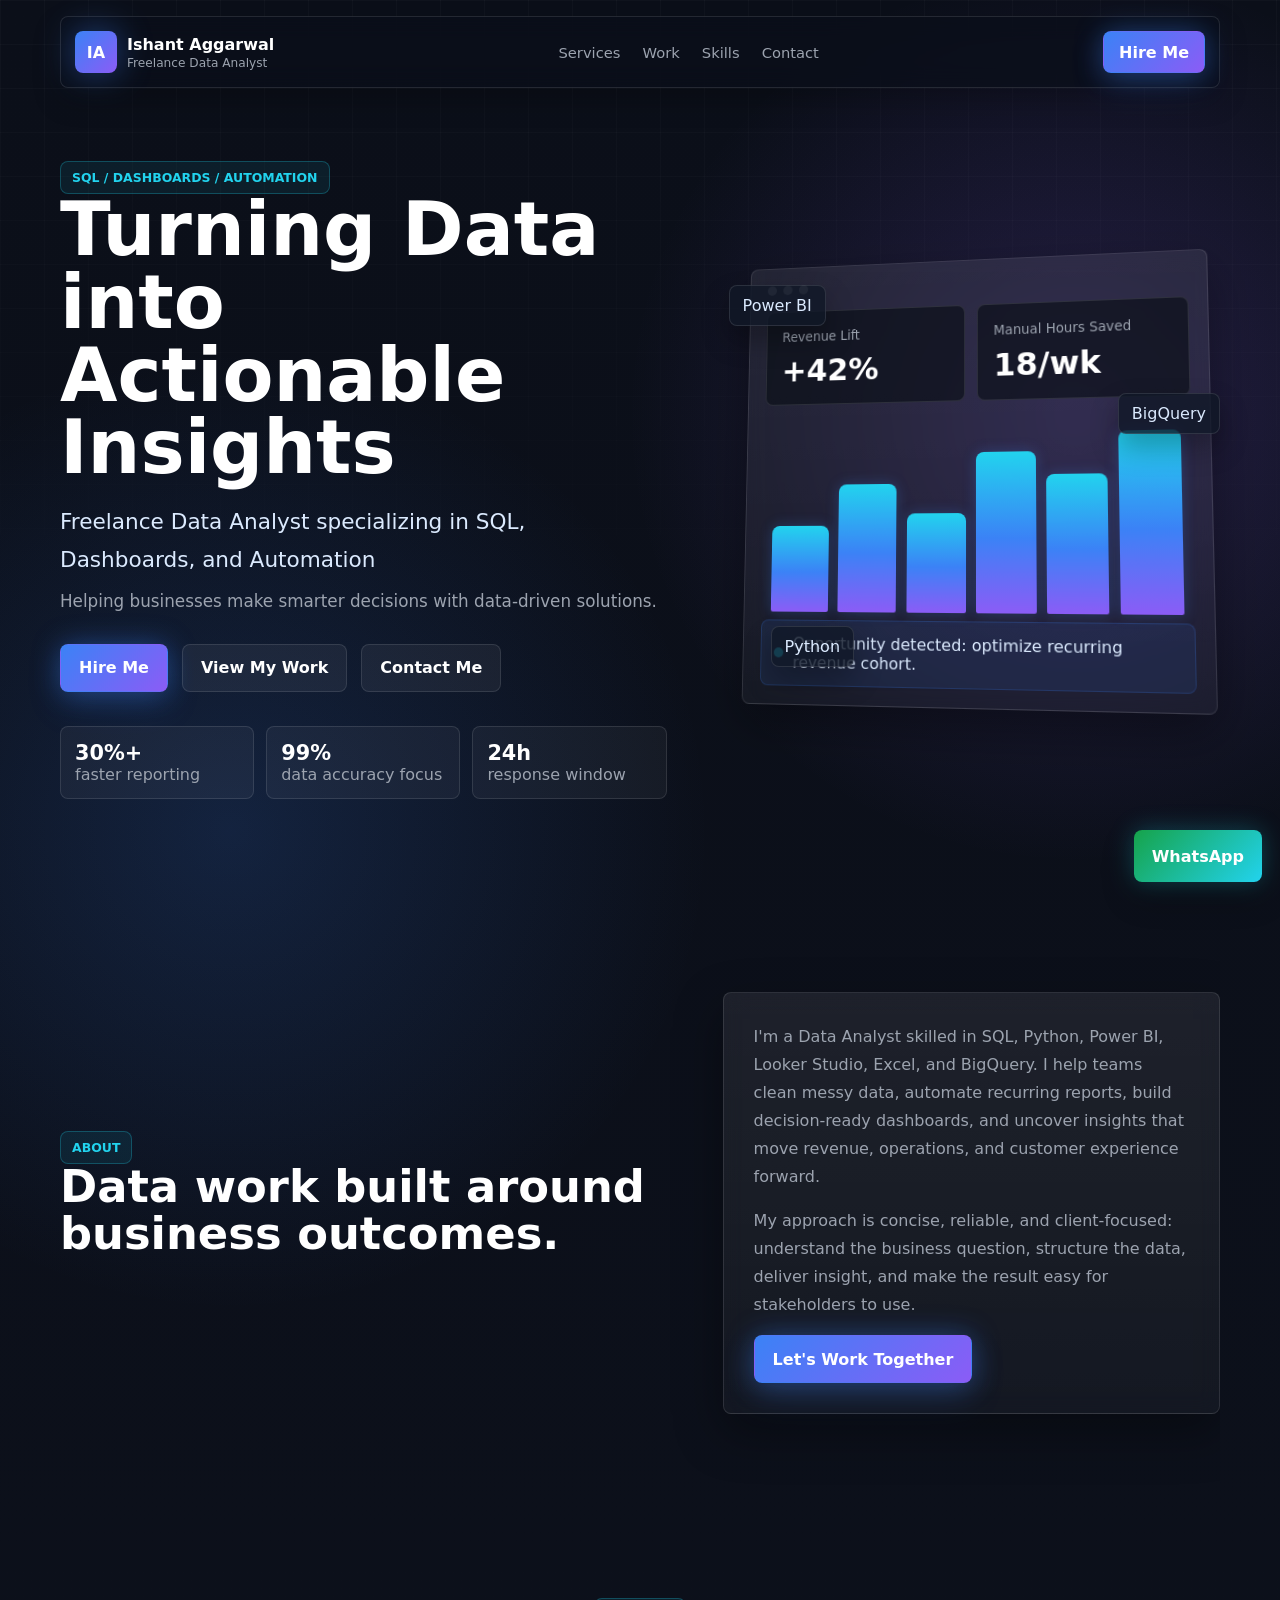
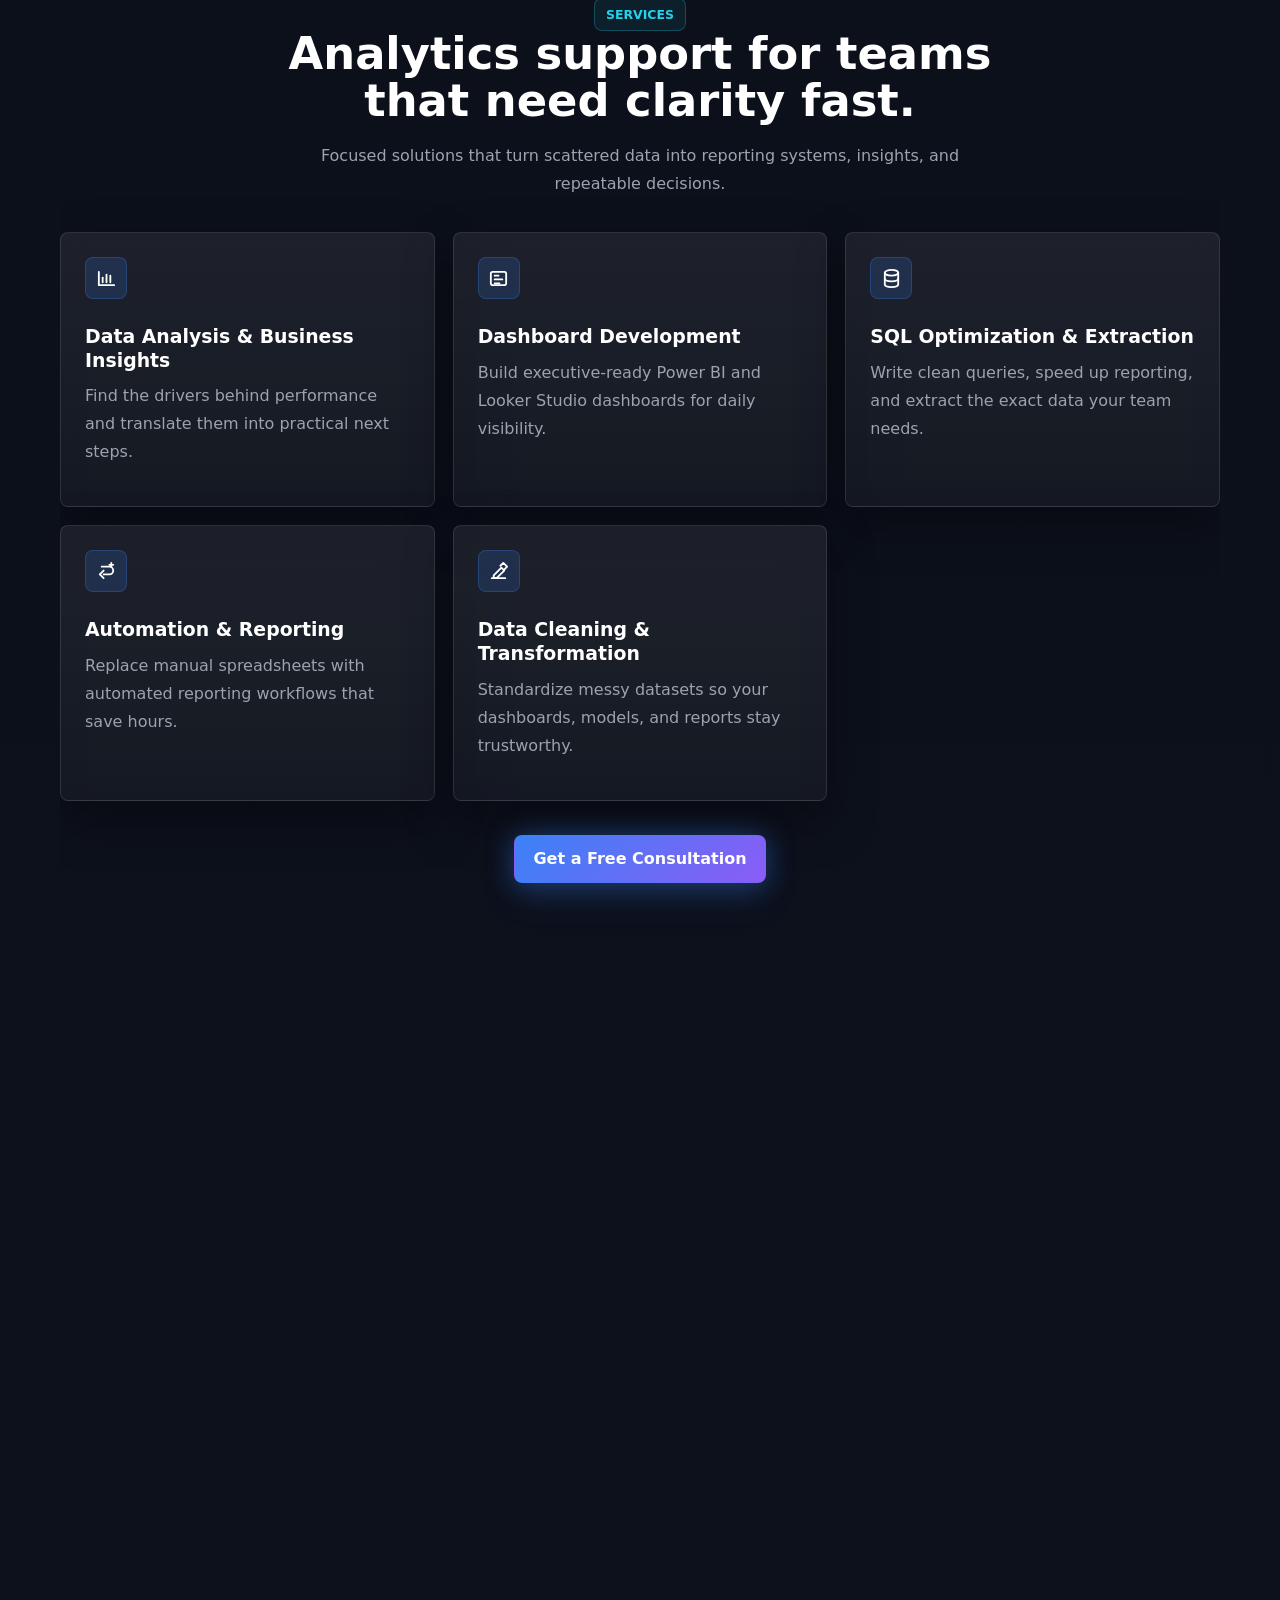
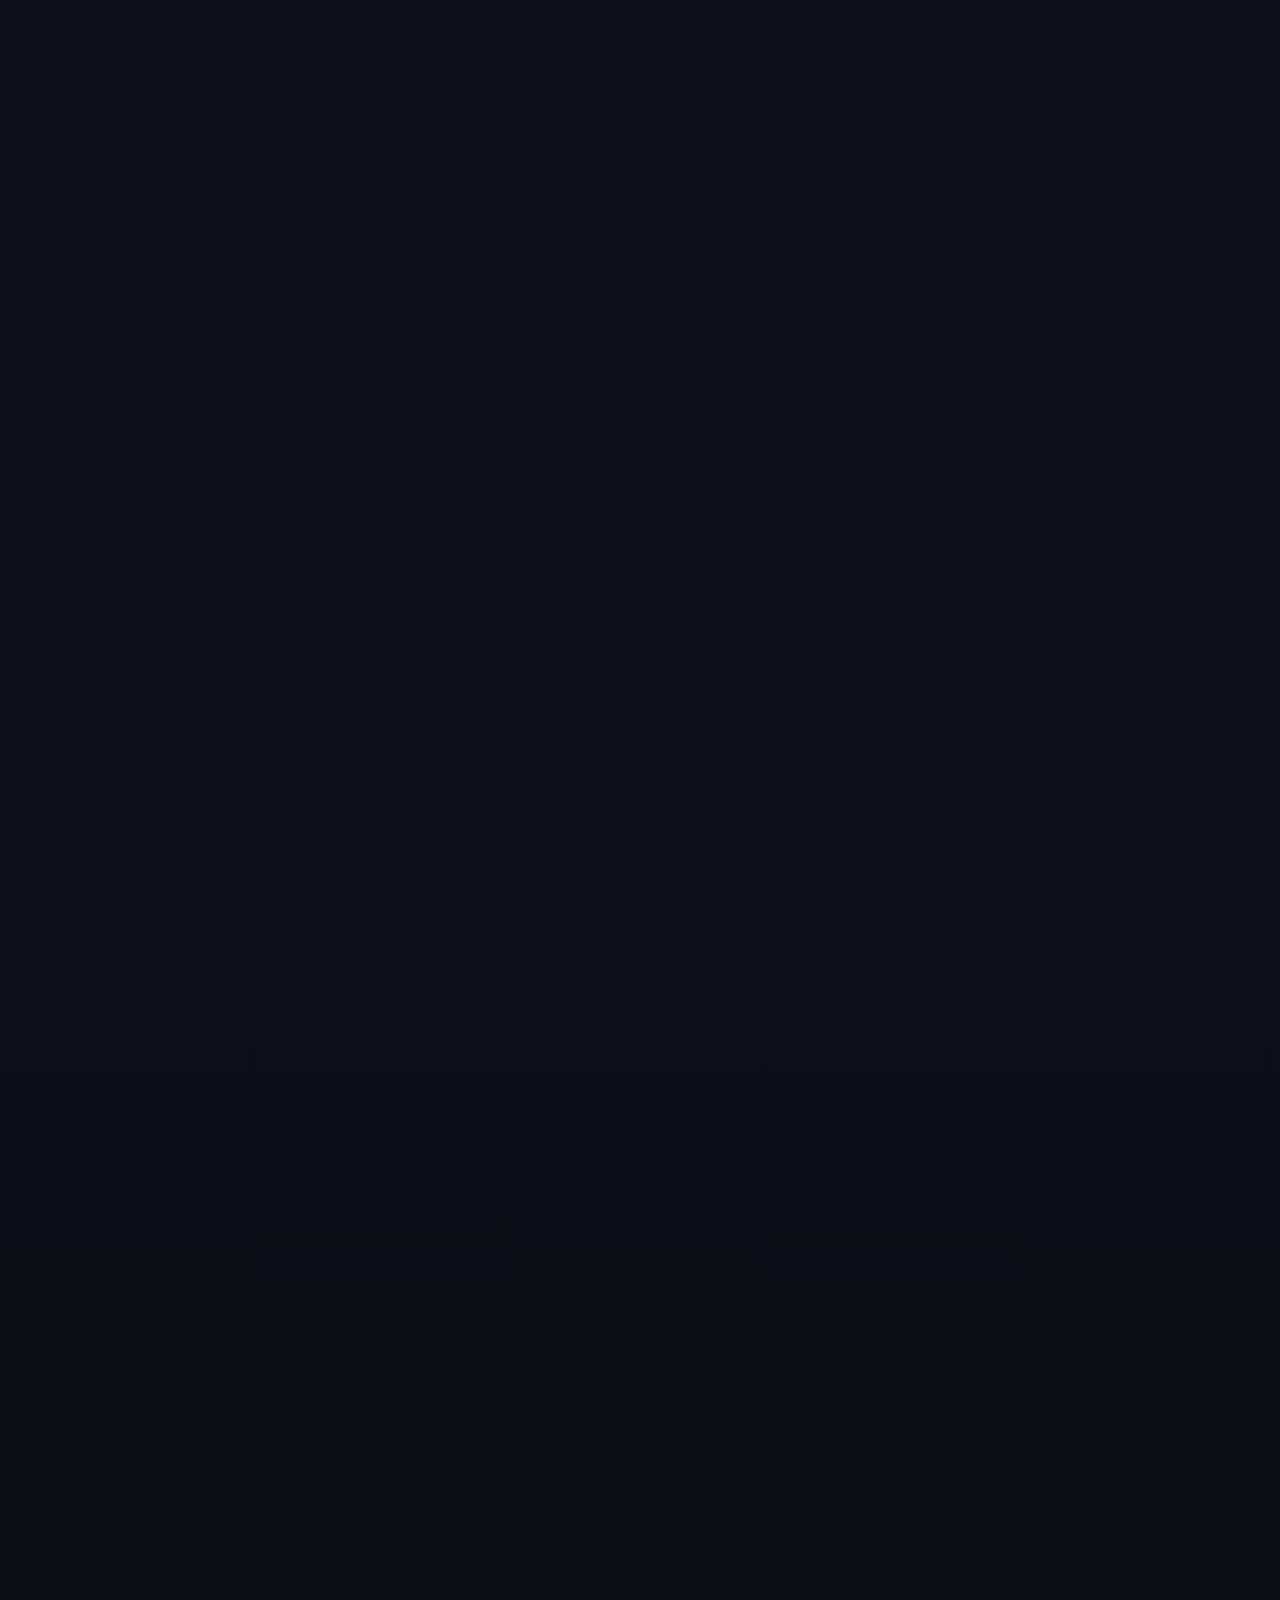
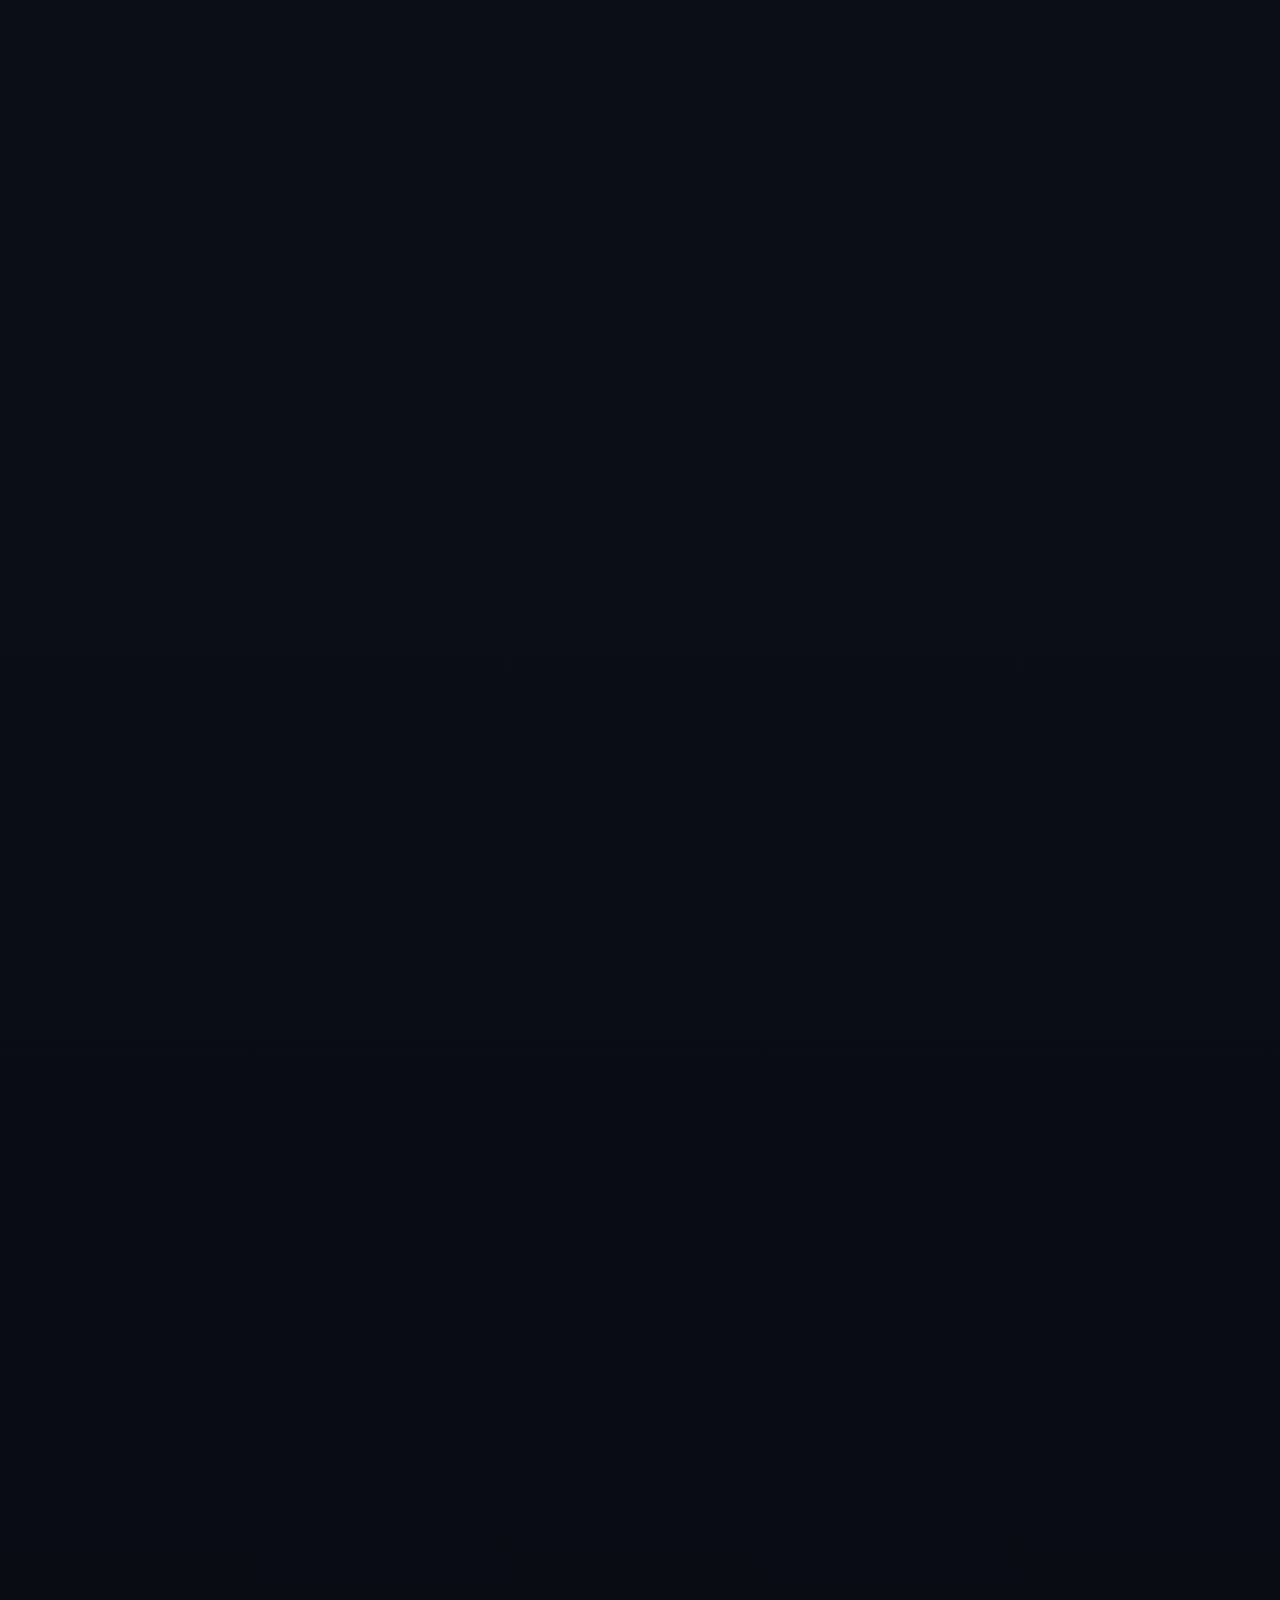
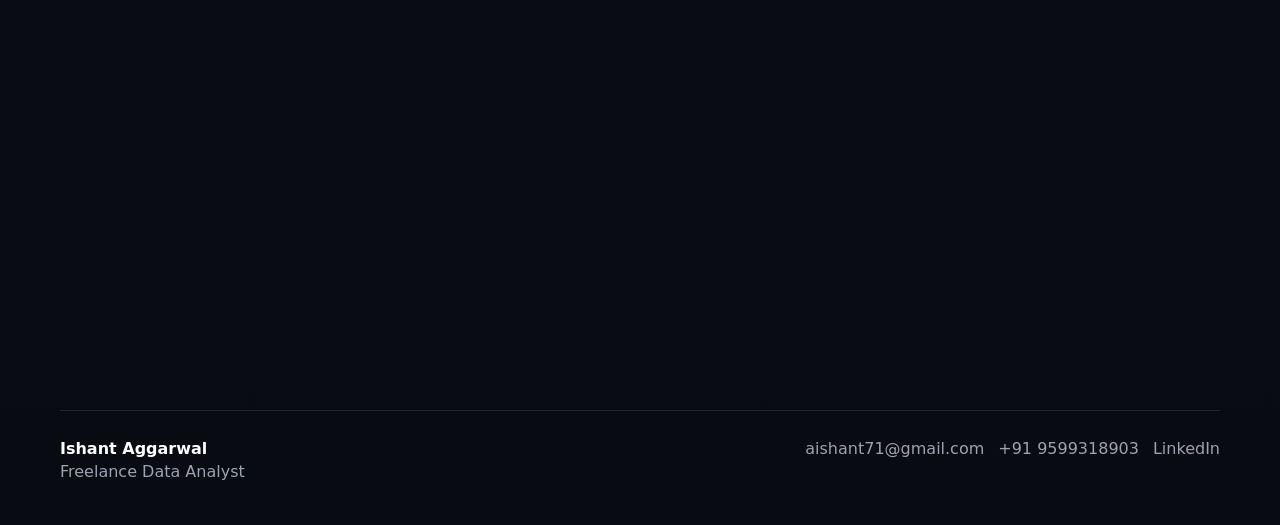
<file: index.html>
<!DOCTYPE html>
<html lang="en">
<head>
  <meta charset="UTF-8">
  <meta name="viewport" content="width=device-width, initial-scale=1.0">
  <meta name="description" content="Ishant Aggarwal is a freelance Data Analyst helping businesses turn SQL, dashboards, automation, and reporting into better decisions.">
  <title>Ishant Aggarwal | Freelance Data Analyst</title>
  <link rel="stylesheet" href="styles.css">
</head>
<body>
  <div class="site-shell">
    <header class="site-header" data-header>
      <a class="brand" href="#top" aria-label="Ishant Aggarwal home">
        <span class="brand-mark">IA</span>
        <span>
          <strong>Ishant Aggarwal</strong>
          <small>Freelance Data Analyst</small>
        </span>
      </a>
      <nav class="nav-links" aria-label="Primary navigation">
        <a href="#services">Services</a>
        <a href="#projects">Work</a>
        <a href="#skills">Skills</a>
        <a href="#contact">Contact</a>
      </nav>
      <a class="btn btn-small btn-primary" href="#contact">Hire Me</a>
    </header>

    <main id="top">
      <section class="hero section">
        <div class="hero-grid">
          <div class="hero-copy reveal">
            <span class="eyebrow">SQL / Dashboards / Automation</span>
            <h1>Turning Data into Actionable Insights</h1>
            <p class="hero-subtitle">Freelance Data Analyst specializing in SQL, Dashboards, and Automation</p>
            <p class="hero-one-liner">Helping businesses make smarter decisions with data-driven solutions.</p>
            <div class="cta-row">
              <a class="btn btn-primary" href="#contact">Hire Me</a>
              <a class="btn btn-secondary" href="#projects">View My Work</a>
              <a class="btn btn-ghost" href="#contact">Contact Me</a>
            </div>
            <div class="trust-strip" aria-label="Client outcomes">
              <span><strong>30%+</strong> faster reporting</span>
              <span><strong>99%</strong> data accuracy focus</span>
              <span><strong>24h</strong> response window</span>
            </div>
          </div>

          <div class="hero-visual reveal delay-1" aria-label="Analytics dashboard preview">
            <div class="dashboard-card glass-card">
              <div class="dashboard-top">
                <span></span><span></span><span></span>
              </div>
              <div class="metric-grid">
                <div class="metric">
                  <small>Revenue Lift</small>
                  <strong>+42%</strong>
                </div>
                <div class="metric">
                  <small>Manual Hours Saved</small>
                  <strong>18/wk</strong>
                </div>
              </div>
              <div class="chart-wrap">
                <div class="bar" style="--h: 46%"></div>
                <div class="bar" style="--h: 68%"></div>
                <div class="bar" style="--h: 52%"></div>
                <div class="bar" style="--h: 84%"></div>
                <div class="bar" style="--h: 72%"></div>
                <div class="bar" style="--h: 94%"></div>
              </div>
              <div class="insight-line">
                <span class="pulse"></span>
                Opportunity detected: optimize recurring revenue cohort.
              </div>
            </div>
            <div class="orbit-chip chip-one">Power BI</div>
            <div class="orbit-chip chip-two">BigQuery</div>
            <div class="orbit-chip chip-three">Python</div>
          </div>
        </div>
      </section>

      <section class="section split-section" id="about">
        <div class="section-heading reveal">
          <span class="eyebrow">About</span>
          <h2>Data work built around business outcomes.</h2>
        </div>
        <div class="content-panel glass-card reveal delay-1">
          <p>I'm a Data Analyst skilled in SQL, Python, Power BI, Looker Studio, Excel, and BigQuery. I help teams clean messy data, automate recurring reports, build decision-ready dashboards, and uncover insights that move revenue, operations, and customer experience forward.</p>
          <p>My approach is concise, reliable, and client-focused: understand the business question, structure the data, deliver insight, and make the result easy for stakeholders to use.</p>
          <a class="btn btn-primary" href="#contact">Let's Work Together</a>
        </div>
      </section>

      <section class="section" id="services">
        <div class="section-heading centered reveal">
          <span class="eyebrow">Services</span>
          <h2>Analytics support for teams that need clarity fast.</h2>
          <p>Focused solutions that turn scattered data into reporting systems, insights, and repeatable decisions.</p>
        </div>
        <div class="card-grid services-grid">
          <article class="service-card glass-card reveal">
            <span class="icon" aria-hidden="true">
              <svg viewBox="0 0 24 24"><path d="M4 19V5"/><path d="M4 19h16"/><path d="M8 16v-5"/><path d="M12 16V8"/><path d="M16 16v-7"/></svg>
            </span>
            <h3>Data Analysis & Business Insights</h3>
            <p>Find the drivers behind performance and translate them into practical next steps.</p>
          </article>
          <article class="service-card glass-card reveal delay-1">
            <span class="icon" aria-hidden="true">
              <svg viewBox="0 0 24 24"><rect x="4" y="5" width="16" height="14" rx="2"/><path d="M8 9h4"/><path d="M8 13h8"/><path d="M8 17h5"/></svg>
            </span>
            <h3>Dashboard Development</h3>
            <p>Build executive-ready Power BI and Looker Studio dashboards for daily visibility.</p>
          </article>
          <article class="service-card glass-card reveal delay-2">
            <span class="icon" aria-hidden="true">
              <svg viewBox="0 0 24 24"><ellipse cx="12" cy="6" rx="7" ry="3"/><path d="M5 6v12c0 1.7 3.1 3 7 3s7-1.3 7-3V6"/><path d="M5 12c0 1.7 3.1 3 7 3s7-1.3 7-3"/></svg>
            </span>
            <h3>SQL Optimization & Extraction</h3>
            <p>Write clean queries, speed up reporting, and extract the exact data your team needs.</p>
          </article>
          <article class="service-card glass-card reveal">
            <span class="icon" aria-hidden="true">
              <svg viewBox="0 0 24 24"><path d="M7 7h8a4 4 0 0 1 0 8H9"/><path d="M9 11l-4 4 4 4"/><path d="M17 3v4"/><path d="M19 5h-4"/></svg>
            </span>
            <h3>Automation & Reporting</h3>
            <p>Replace manual spreadsheets with automated reporting workflows that save hours.</p>
          </article>
          <article class="service-card glass-card reveal delay-1">
            <span class="icon" aria-hidden="true">
              <svg viewBox="0 0 24 24"><path d="M5 19h14"/><path d="M7 16l8-8 3 3-8 8H7v-3z"/><path d="M14 6l3-3 4 4-3 3"/></svg>
            </span>
            <h3>Data Cleaning & Transformation</h3>
            <p>Standardize messy datasets so your dashboards, models, and reports stay trustworthy.</p>
          </article>
        </div>
        <div class="section-cta reveal">
          <a class="btn btn-primary" href="#contact">Get a Free Consultation</a>
        </div>
      </section>

      <section class="section" id="projects">
        <div class="section-heading reveal">
          <span class="eyebrow">Portfolio</span>
          <h2>Selected projects designed for measurable business impact.</h2>
        </div>
        <div class="project-list">
          <a class="project-card glass-card reveal" href="ocr-bill-fraud-detection.html">
            <div class="project-thumb">
              <img src="ocr-fraud-dashboard.svg" alt="OCR fraud detection dashboard preview">
            </div>
            <div>
              <span class="project-kicker">AI-Assisted Fraud Analytics</span>
              <h3>OCR-Based Bill Fraud Detection System</h3>
              <p>Advanced invoice intelligence workflow that extracts bill data, validates vendor and amount patterns, scores anomalies, and flags suspicious claims before approval.</p>
            </div>
            <div class="project-meta">
              <span>Python</span><span>OCR</span><span>Pandas</span><span>Excel</span>
              <strong>Reduced manual review effort, improved fraud flagging accuracy, and created a repeatable audit trail for finance teams.</strong>
              <em>View full case study</em>
            </div>
          </a>
          <a class="project-card glass-card reveal delay-1" href="power-bi-executive-dashboard.html">
            <div class="project-thumb">
              <img src="power-bi-dashboard.svg" alt="Power BI executive dashboard preview">
            </div>
            <div>
              <span class="project-kicker">Executive Decision Intelligence</span>
              <h3>Interactive Power BI Dashboard</h3>
              <p>Multi-page Power BI dashboard with KPI monitoring, sales funnel analysis, regional drilldowns, revenue trends, and stakeholder-ready executive views.</p>
            </div>
            <div class="project-meta">
              <span>Power BI</span><span>DAX</span><span>SQL</span><span>Data Modeling</span>
              <strong>Improved weekly business reviews with faster KPI tracking, cleaner performance visibility, and interactive root-cause analysis.</strong>
              <em>View full case study</em>
            </div>
          </a>
          <a class="project-card glass-card reveal" href="sql-data-reconciliation.html">
            <div class="project-thumb">
              <img src="sql-reconciliation.svg" alt="SQL data reconciliation preview">
            </div>
            <div>
              <span class="project-kicker">Data Quality Engineering</span>
              <h3>SQL-Based Data Reconciliation Project</h3>
              <p>Reconciliation engine that compares records across source systems, detects mismatches, duplicate entries, missing transactions, and logic-level reporting gaps.</p>
            </div>
            <div class="project-meta">
              <span>SQL</span><span>BigQuery</span><span>Validation Rules</span><span>Excel</span>
              <strong>Improved reporting confidence by identifying data leakage, resolving inconsistencies, and strengthening month-end controls.</strong>
              <em>View full case study</em>
            </div>
          </a>
          <a class="project-card glass-card reveal delay-1" href="automated-sales-reporting.html">
            <div class="project-thumb">
              <img src="sales-reporting.svg" alt="Automated sales reporting preview">
            </div>
            <div>
              <span class="project-kicker">Reporting Automation</span>
              <h3>Automated Sales Reporting System</h3>
              <p>Automated reporting pipeline that refreshes sales data, calculates variances, prepares performance summaries, and reduces manual spreadsheet work.</p>
            </div>
            <div class="project-meta">
              <span>Python</span><span>Excel</span><span>Looker Studio</span><span>Automation</span>
              <strong>Saved recurring reporting time, improved consistency, and gave stakeholders a dependable weekly sales performance view.</strong>
              <em>View full case study</em>
            </div>
          </a>
        </div>
        <div class="cta-row centered-row reveal">
          <a class="btn btn-primary" href="#contact">Hire Me for Similar Work</a>
        </div>
      </section>

      <section class="section" id="skills">
        <div class="section-heading centered reveal">
          <span class="eyebrow">Skills</span>
          <h2>Technical stack for clean, useful analytics.</h2>
        </div>
        <div class="skills-grid">
          <div class="skill glass-card reveal"><span>SQL</span><i style="--level: 94%"></i></div>
          <div class="skill glass-card reveal delay-1"><span>Python</span><i style="--level: 86%"></i></div>
          <div class="skill glass-card reveal delay-2"><span>Power BI</span><i style="--level: 90%"></i></div>
          <div class="skill glass-card reveal"><span>Looker Studio</span><i style="--level: 88%"></i></div>
          <div class="skill glass-card reveal delay-1"><span>Excel</span><i style="--level: 92%"></i></div>
          <div class="skill glass-card reveal delay-2"><span>BigQuery</span><i style="--level: 84%"></i></div>
        </div>
        <div class="section-cta reveal">
          <a class="btn btn-primary" href="#contact">Start a Data Project</a>
        </div>
      </section>

      <section class="section why-section" id="why">
        <div class="section-heading reveal">
          <span class="eyebrow">Why Choose Me</span>
          <h2>Senior-level thinking with freelance speed.</h2>
        </div>
        <div class="why-grid">
          <div class="why-item reveal"><span></span>Business-focused solutions</div>
          <div class="why-item reveal delay-1"><span></span>Fast and reliable delivery</div>
          <div class="why-item reveal delay-2"><span></span>High data accuracy</div>
          <div class="why-item reveal"><span></span>Strong analytical thinking</div>
          <div class="why-item reveal delay-1"><span></span>Clear communication</div>
        </div>
        <a class="btn btn-primary reveal" href="#contact">Start Your Project</a>
      </section>

      <section class="section" id="testimonials">
        <div class="section-heading centered reveal">
          <span class="eyebrow">Testimonials</span>
          <h2>Trusted for clarity, speed, and decision-ready reporting.</h2>
        </div>
        <div class="testimonial-grid">
          <figure class="testimonial glass-card reveal">
            <blockquote>"Ishant turned our scattered spreadsheets into one clear dashboard. We finally knew which channels were working."</blockquote>
            <figcaption>Operations Lead, SaaS Startup</figcaption>
          </figure>
          <figure class="testimonial glass-card reveal delay-1">
            <blockquote>"The reporting automation saved our team hours every week and made month-end reviews much smoother."</blockquote>
            <figcaption>Finance Manager, Retail Brand</figcaption>
          </figure>
          <figure class="testimonial glass-card reveal delay-2">
            <blockquote>"Great communication, clean SQL, and insights that were easy for non-technical stakeholders to act on."</blockquote>
            <figcaption>Founder, Growth Consultancy</figcaption>
          </figure>
        </div>
        <div class="section-cta reveal">
          <a class="btn btn-primary" href="#contact">Work With Me</a>
        </div>
      </section>

      <section class="section contact-section" id="contact">
        <div class="contact-copy reveal">
          <span class="eyebrow">Contact</span>
          <h2>Let's turn your data into powerful business decisions</h2>
          <p>Share the business problem, dashboard idea, automation requirement, or dataset challenge. I'll respond with next steps and a practical way forward.</p>
          <div class="contact-methods">
            <a href="tel:+919599318903">Phone: +91 9599318903</a>
            <a href="mailto:aishant71@gmail.com">Email: aishant71@gmail.com</a>
            <a class="whatsapp-link" href="https://wa.me/919599318903" target="_blank" rel="noopener">WhatsApp: Message Now</a>
          </div>
        </div>
        <form class="contact-form glass-card reveal delay-1" data-lead-form>
          <input class="hidden-field" type="text" name="website" tabindex="-1" autocomplete="off" aria-hidden="true">
          <label>
            Name
            <input type="text" name="name" placeholder="Your name" required>
          </label>
          <label>
            Email
            <input type="email" name="email" placeholder="you@company.com" required>
          </label>
          <label>
            Project Type
            <select name="project_type" required>
              <option value="">Select a service</option>
              <option>Dashboard Development</option>
              <option>SQL / Data Extraction</option>
              <option>Automation & Reporting</option>
              <option>Data Cleaning</option>
              <option>Business Insights</option>
            </select>
          </label>
          <label>
            Message
            <textarea name="message" rows="5" placeholder="Tell me what you want to improve..." required></textarea>
          </label>
          <p class="form-status" data-form-status role="status" aria-live="polite"></p>
          <button class="btn btn-primary" type="submit">Send Project Brief</button>
        </form>
      </section>
    </main>

    <footer class="site-footer">
      <div>
        <strong>Ishant Aggarwal</strong>
        <span>Freelance Data Analyst</span>
      </div>
      <div class="footer-links">
        <a href="mailto:aishant71@gmail.com">aishant71@gmail.com</a>
        <a href="tel:+919599318903">+91 9599318903</a>
        <a href="#" aria-label="LinkedIn profile placeholder">LinkedIn</a>
      </div>
    </footer>
  </div>

  <a class="floating-cta" href="https://wa.me/919599318903" target="_blank" rel="noopener" aria-label="Contact Ishant on WhatsApp">
    <span>WhatsApp</span>
  </a>

  <script src="script.js"></script>
</body>
</html>
</file>
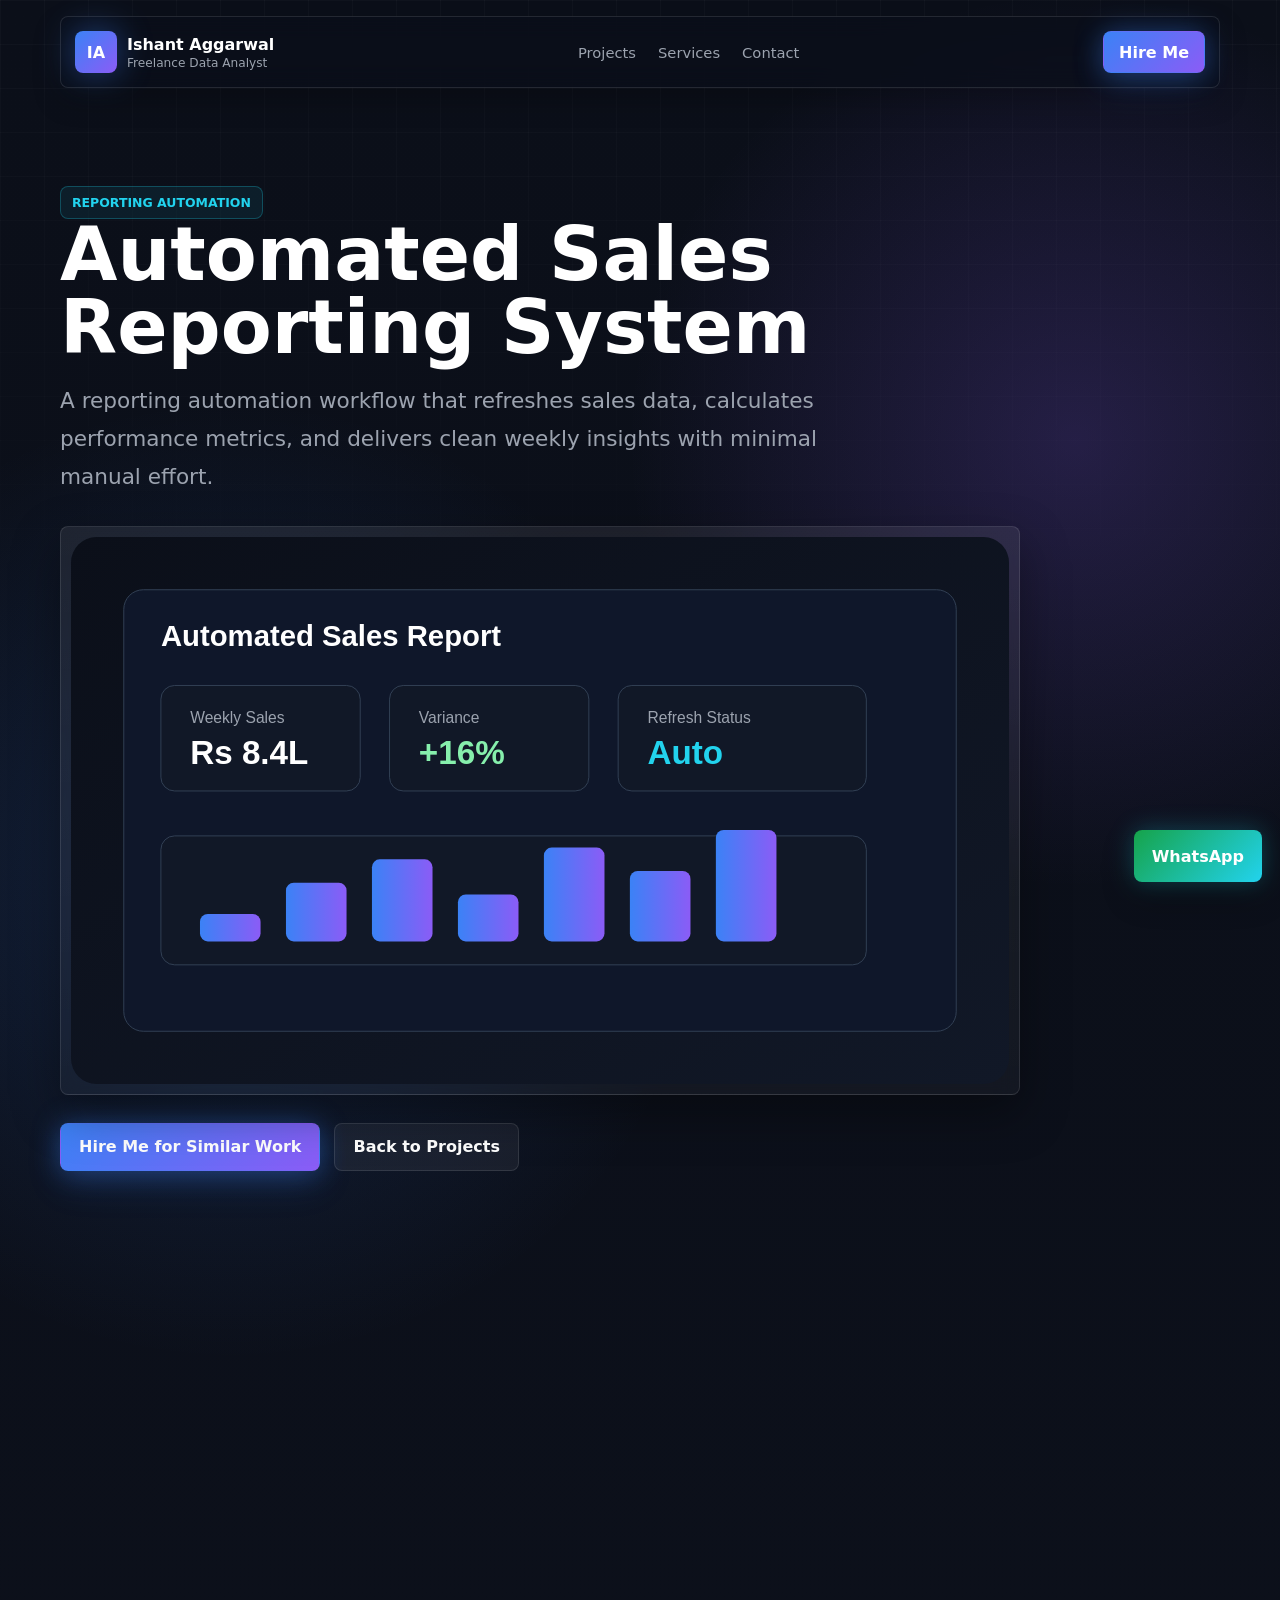
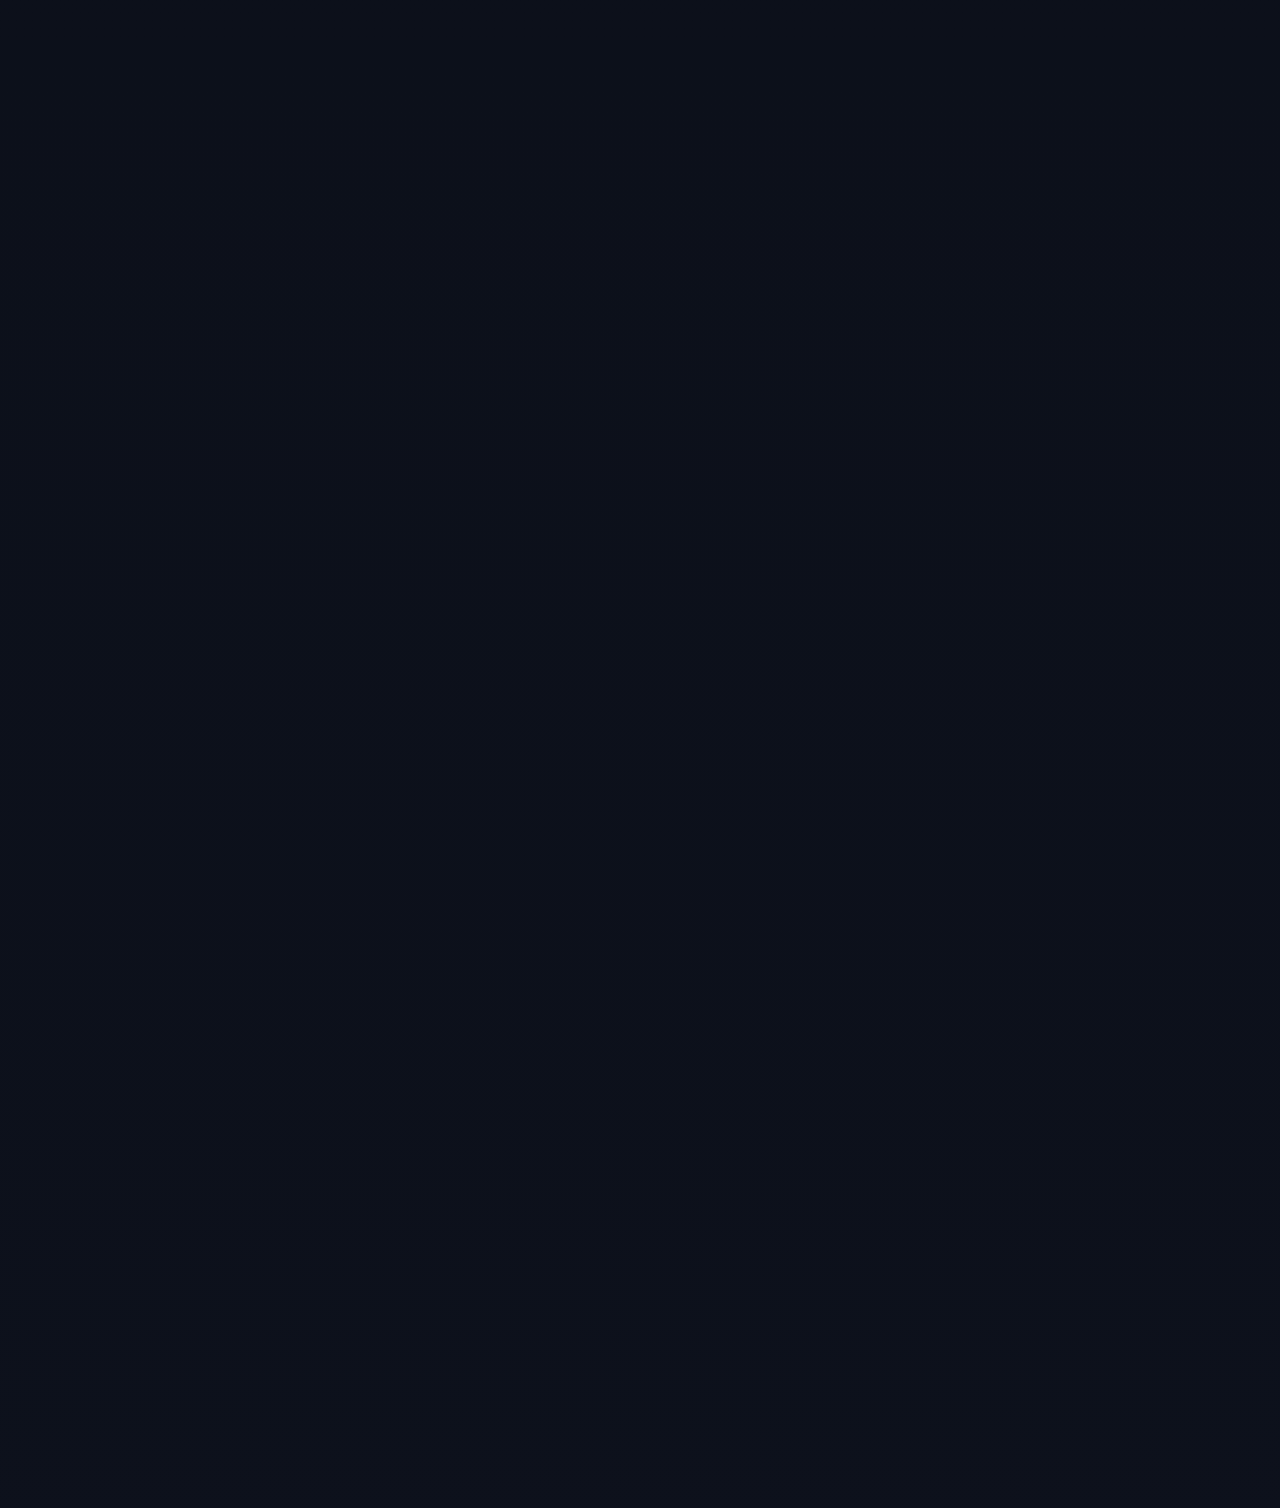
<file: automated-sales-reporting.html>
<!DOCTYPE html>
<html lang="en">
<head>
  <meta charset="UTF-8">
  <meta name="viewport" content="width=device-width, initial-scale=1.0">
  <meta name="description" content="Automated Sales Reporting System case study by Ishant Aggarwal, Freelance Data Analyst.">
  <title>Automated Sales Reporting System | Ishant Aggarwal</title>
  <link rel="stylesheet" href="styles.css">
</head>
<body>
  <div class="site-shell">
    <header class="site-header" data-header>
      <a class="brand" href="index.html" aria-label="Ishant Aggarwal home">
        <span class="brand-mark">IA</span>
        <span><strong>Ishant Aggarwal</strong><small>Freelance Data Analyst</small></span>
      </a>
      <nav class="nav-links" aria-label="Project navigation">
        <a href="index.html#projects">Projects</a>
        <a href="index.html#services">Services</a>
        <a href="index.html#contact">Contact</a>
      </nav>
      <a class="btn btn-small btn-primary" href="index.html#contact">Hire Me</a>
    </header>

    <main>
      <section class="section case-hero">
        <span class="eyebrow">Reporting Automation</span>
        <h1>Automated Sales Reporting System</h1>
        <p class="hero-subtitle">A reporting automation workflow that refreshes sales data, calculates performance metrics, and delivers clean weekly insights with minimal manual effort.</p>
        <figure class="case-visual glass-card">
          <img src="sales-reporting.svg" alt="Automated sales reporting dashboard visual">
        </figure>
        <div class="case-actions">
          <a class="btn btn-primary" href="index.html#contact">Hire Me for Similar Work</a>
          <a class="btn btn-secondary" href="index.html#projects">Back to Projects</a>
        </div>
      </section>

      <section class="section case-layout">
        <div class="case-main">
          <article class="glass-card case-panel">
            <h2>Project Overview</h2>
            <p>This project replaced repetitive manual sales reporting with an automated process. The system gathered raw sales exports, cleaned them, calculated KPIs, generated performance summaries, and prepared data for dashboards or stakeholder updates.</p>
            <p>The focus was speed and reliability: remove manual copy-paste work, reduce spreadsheet mistakes, and make weekly reporting easier to repeat.</p>
          </article>

          <article class="glass-card case-panel">
            <h2>Business Problem</h2>
            <p>Sales teams often spend hours preparing the same reports every week. Manual reporting creates delays, inconsistent formatting, calculation mistakes, and slow visibility into performance changes. Leadership needed a cleaner system that could refresh quickly and produce dependable outputs.</p>
          </article>

          <article class="glass-card case-panel">
            <h2>Solution Built</h2>
            <ul class="case-list">
              <li>Automated data cleaning workflow for raw sales exports, product categories, regions, and sales owner data.</li>
              <li>KPI calculations for revenue, target achievement, month-over-month change, top products, and sales variance.</li>
              <li>Repeatable report generation structure for weekly sales summaries and performance highlights.</li>
              <li>Looker Studio or spreadsheet-ready output tables for dashboard refreshes.</li>
              <li>Exception checks for missing values, incorrect formats, and unusual revenue changes.</li>
            </ul>
          </article>

          <article class="glass-card case-panel">
            <h2>Automation Design</h2>
            <p>The workflow was built to make weekly reporting repeatable. Raw exports could be placed into a defined input structure, cleaned automatically, transformed into KPI tables, and refreshed into dashboard-ready outputs.</p>
            <ul class="case-list">
              <li>Automated cleaning for product names, sales owners, regions, date fields, and revenue values.</li>
              <li>Variance logic for comparing current performance against previous period, target, and category benchmarks.</li>
              <li>Exception checks for missing values, unusual revenue movements, and incomplete sales owner mapping.</li>
            </ul>
          </article>

          <article class="glass-card case-panel">
            <h2>Result Metrics</h2>
            <div class="result-grid">
              <div><strong>Hours</strong><span>saved every reporting cycle</span></div>
              <div><strong>Stable</strong><span>weekly output format for teams</span></div>
              <div><strong>Better</strong><span>visibility into sales movement</span></div>
            </div>
          </article>

          <article class="glass-card case-panel">
            <h2>Business Impact</h2>
            <p>The automation saved recurring reporting time, reduced manual errors, and made sales performance easier to monitor. Stakeholders received more consistent reports, while the sales team spent less time preparing data and more time acting on insights.</p>
          </article>
        </div>

        <aside class="case-sidebar">
          <div class="glass-card case-panel">
            <h3>Tools Used</h3>
            <div class="project-meta compact-tags">
              <span>Python</span><span>Excel</span><span>Looker Studio</span><span>Pandas</span><span>Automation</span>
            </div>
          </div>
          <div class="glass-card case-panel">
            <h3>Deliverables</h3>
            <ul class="case-list small-list">
              <li>Automated report workflow</li>
              <li>KPI summary tables</li>
              <li>Dashboard-ready output</li>
              <li>Exception checks</li>
            </ul>
          </div>
        </aside>
      </section>
    </main>
  </div>
  <a class="floating-cta" href="https://wa.me/919599318903" target="_blank" rel="noopener" aria-label="Contact Ishant on WhatsApp"><span>WhatsApp</span></a>
  <script src="script.js"></script>
</body>
</html>
</file>
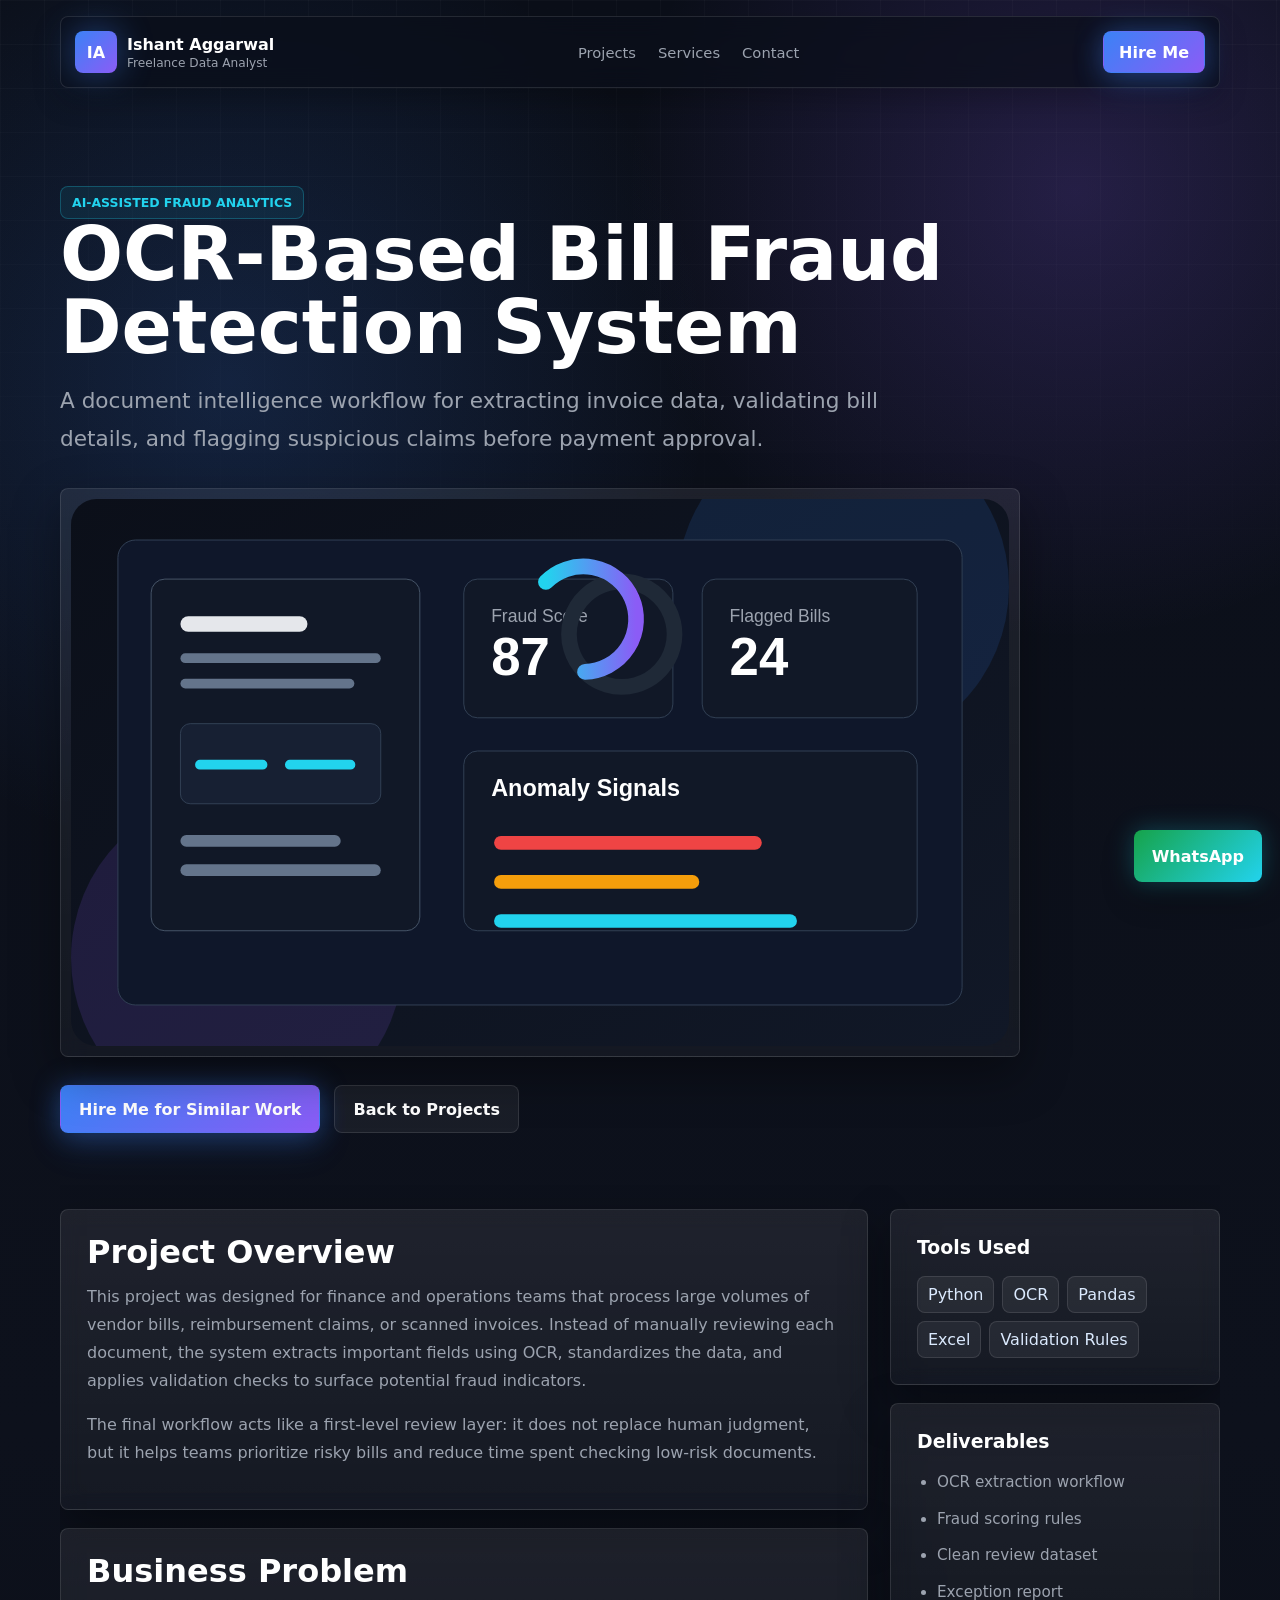
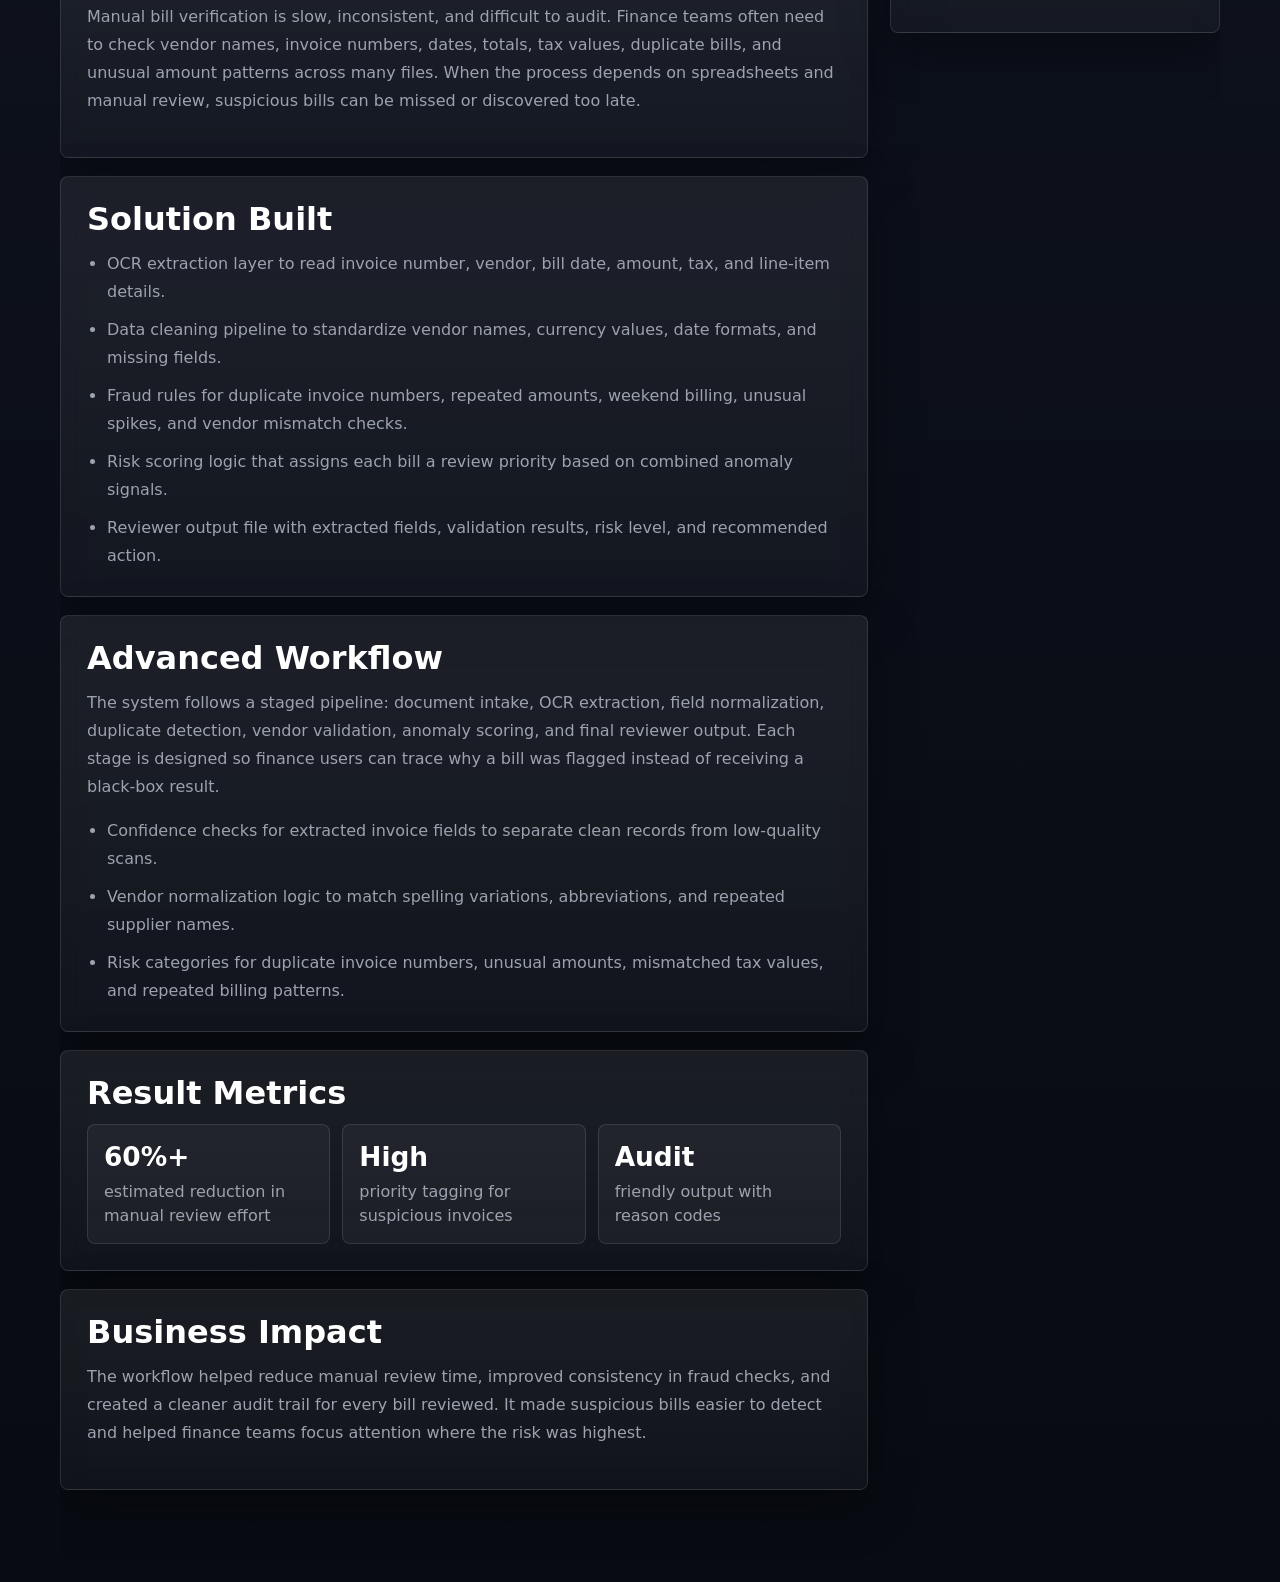
<file: ocr-bill-fraud-detection.html>
<!DOCTYPE html>
<html lang="en">
<head>
  <meta charset="UTF-8">
  <meta name="viewport" content="width=device-width, initial-scale=1.0">
  <meta name="description" content="OCR-Based Bill Fraud Detection case study by Ishant Aggarwal, Freelance Data Analyst.">
  <title>OCR-Based Bill Fraud Detection | Ishant Aggarwal</title>
  <link rel="stylesheet" href="styles.css">
</head>
<body>
  <div class="site-shell">
    <header class="site-header" data-header>
      <a class="brand" href="index.html" aria-label="Ishant Aggarwal home">
        <span class="brand-mark">IA</span>
        <span><strong>Ishant Aggarwal</strong><small>Freelance Data Analyst</small></span>
      </a>
      <nav class="nav-links" aria-label="Project navigation">
        <a href="index.html#projects">Projects</a>
        <a href="index.html#services">Services</a>
        <a href="index.html#contact">Contact</a>
      </nav>
      <a class="btn btn-small btn-primary" href="index.html#contact">Hire Me</a>
    </header>

    <main>
      <section class="section case-hero">
        <span class="eyebrow">AI-Assisted Fraud Analytics</span>
        <h1>OCR-Based Bill Fraud Detection System</h1>
        <p class="hero-subtitle">A document intelligence workflow for extracting invoice data, validating bill details, and flagging suspicious claims before payment approval.</p>
        <figure class="case-visual glass-card">
          <img src="ocr-fraud-dashboard.svg" alt="OCR bill fraud detection dashboard visual">
        </figure>
        <div class="case-actions">
          <a class="btn btn-primary" href="index.html#contact">Hire Me for Similar Work</a>
          <a class="btn btn-secondary" href="index.html#projects">Back to Projects</a>
        </div>
      </section>

      <section class="section case-layout">
        <div class="case-main">
          <article class="glass-card case-panel">
            <h2>Project Overview</h2>
            <p>This project was designed for finance and operations teams that process large volumes of vendor bills, reimbursement claims, or scanned invoices. Instead of manually reviewing each document, the system extracts important fields using OCR, standardizes the data, and applies validation checks to surface potential fraud indicators.</p>
            <p>The final workflow acts like a first-level review layer: it does not replace human judgment, but it helps teams prioritize risky bills and reduce time spent checking low-risk documents.</p>
          </article>

          <article class="glass-card case-panel">
            <h2>Business Problem</h2>
            <p>Manual bill verification is slow, inconsistent, and difficult to audit. Finance teams often need to check vendor names, invoice numbers, dates, totals, tax values, duplicate bills, and unusual amount patterns across many files. When the process depends on spreadsheets and manual review, suspicious bills can be missed or discovered too late.</p>
          </article>

          <article class="glass-card case-panel">
            <h2>Solution Built</h2>
            <ul class="case-list">
              <li>OCR extraction layer to read invoice number, vendor, bill date, amount, tax, and line-item details.</li>
              <li>Data cleaning pipeline to standardize vendor names, currency values, date formats, and missing fields.</li>
              <li>Fraud rules for duplicate invoice numbers, repeated amounts, weekend billing, unusual spikes, and vendor mismatch checks.</li>
              <li>Risk scoring logic that assigns each bill a review priority based on combined anomaly signals.</li>
              <li>Reviewer output file with extracted fields, validation results, risk level, and recommended action.</li>
            </ul>
          </article>

          <article class="glass-card case-panel">
            <h2>Advanced Workflow</h2>
            <p>The system follows a staged pipeline: document intake, OCR extraction, field normalization, duplicate detection, vendor validation, anomaly scoring, and final reviewer output. Each stage is designed so finance users can trace why a bill was flagged instead of receiving a black-box result.</p>
            <ul class="case-list">
              <li>Confidence checks for extracted invoice fields to separate clean records from low-quality scans.</li>
              <li>Vendor normalization logic to match spelling variations, abbreviations, and repeated supplier names.</li>
              <li>Risk categories for duplicate invoice numbers, unusual amounts, mismatched tax values, and repeated billing patterns.</li>
            </ul>
          </article>

          <article class="glass-card case-panel">
            <h2>Result Metrics</h2>
            <div class="result-grid">
              <div><strong>60%+</strong><span>estimated reduction in manual review effort</span></div>
              <div><strong>High</strong><span>priority tagging for suspicious invoices</span></div>
              <div><strong>Audit</strong><span>friendly output with reason codes</span></div>
            </div>
          </article>

          <article class="glass-card case-panel">
            <h2>Business Impact</h2>
            <p>The workflow helped reduce manual review time, improved consistency in fraud checks, and created a cleaner audit trail for every bill reviewed. It made suspicious bills easier to detect and helped finance teams focus attention where the risk was highest.</p>
          </article>
        </div>

        <aside class="case-sidebar">
          <div class="glass-card case-panel">
            <h3>Tools Used</h3>
            <div class="project-meta compact-tags">
              <span>Python</span><span>OCR</span><span>Pandas</span><span>Excel</span><span>Validation Rules</span>
            </div>
          </div>
          <div class="glass-card case-panel">
            <h3>Deliverables</h3>
            <ul class="case-list small-list">
              <li>OCR extraction workflow</li>
              <li>Fraud scoring rules</li>
              <li>Clean review dataset</li>
              <li>Exception report</li>
            </ul>
          </div>
        </aside>
      </section>
    </main>
  </div>
  <a class="floating-cta" href="https://wa.me/919599318903" target="_blank" rel="noopener" aria-label="Contact Ishant on WhatsApp"><span>WhatsApp</span></a>
  <script src="script.js"></script>
</body>
</html>
</file>
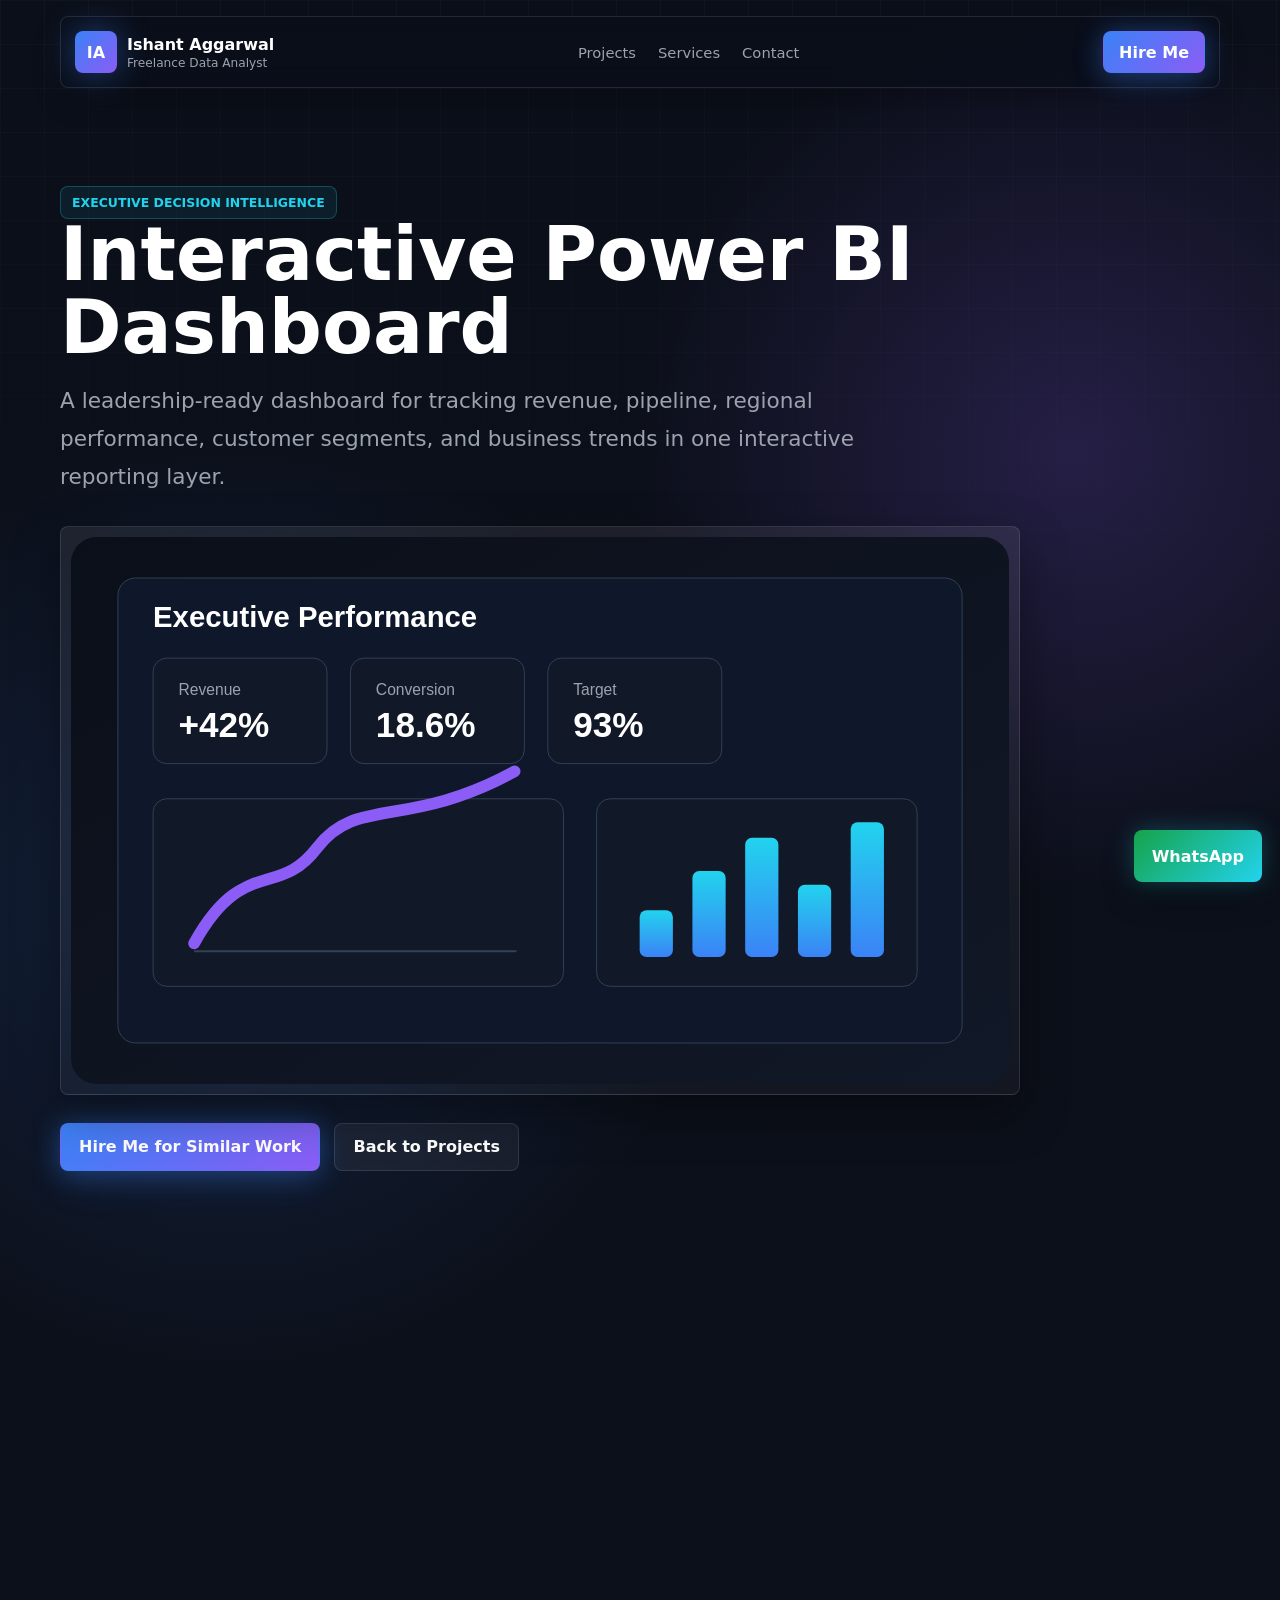
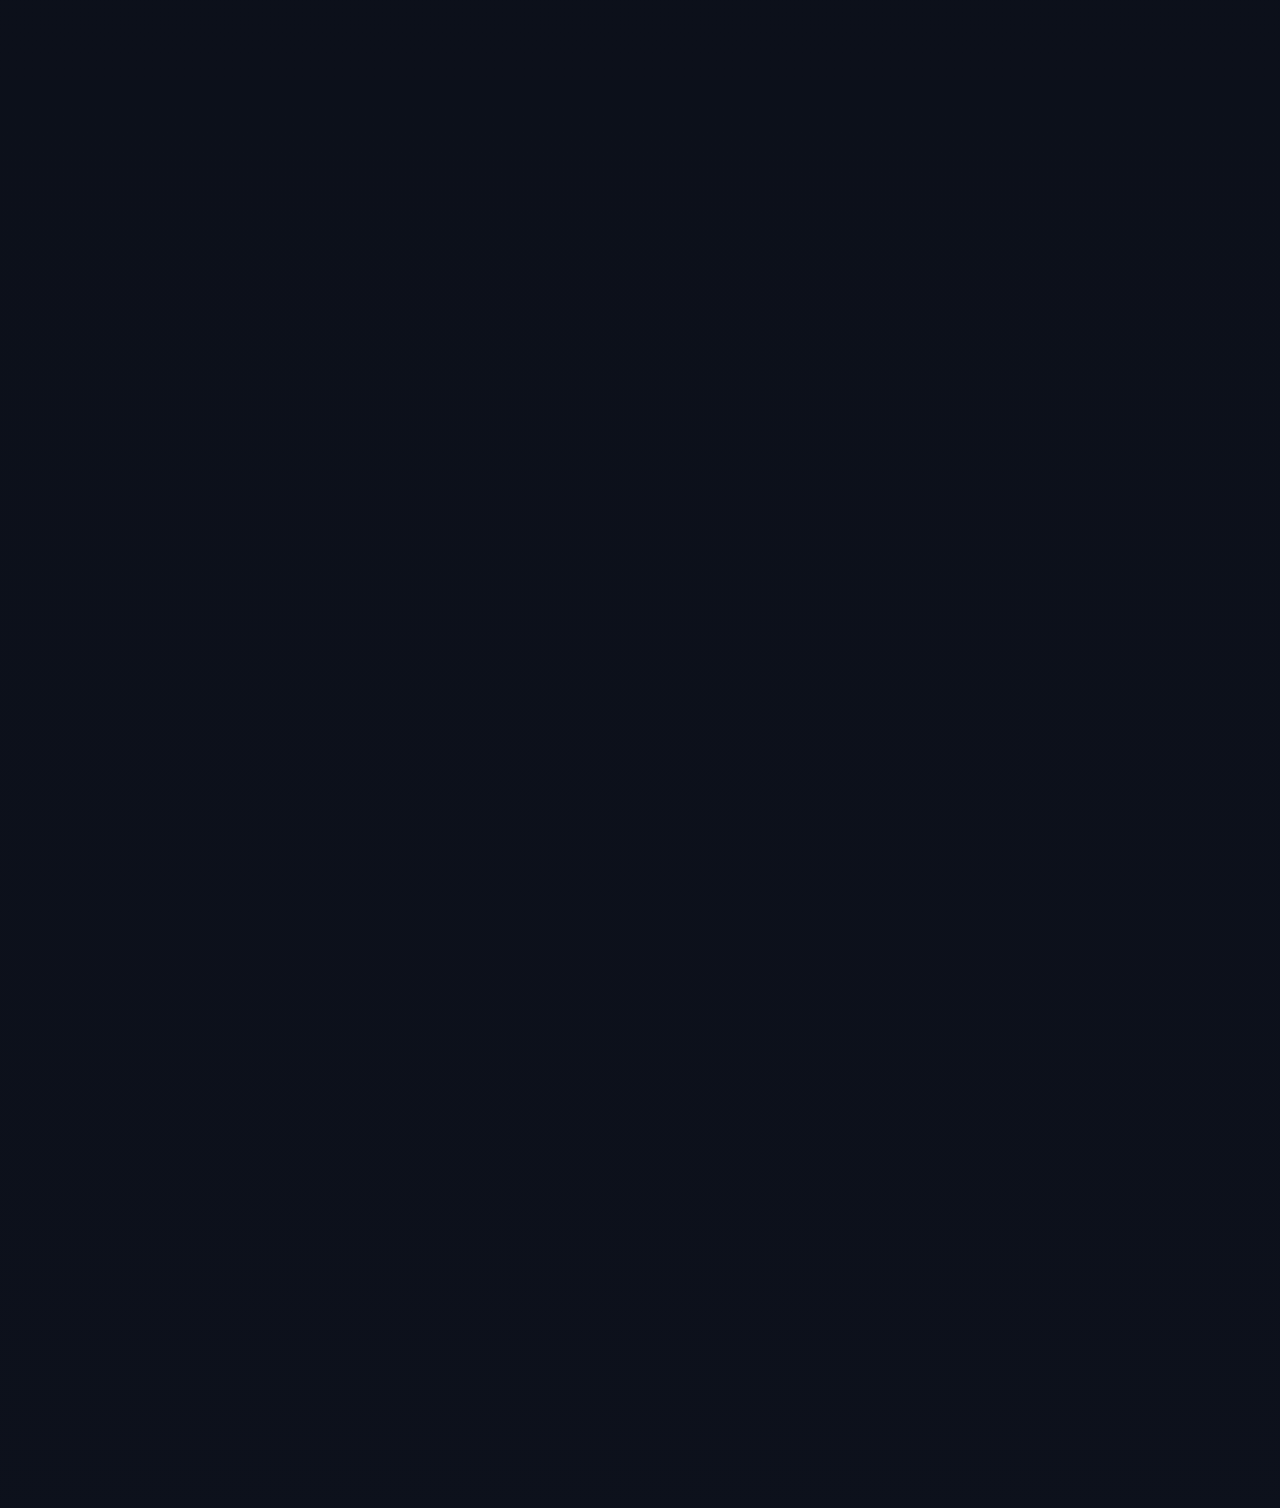
<file: power-bi-executive-dashboard.html>
<!DOCTYPE html>
<html lang="en">
<head>
  <meta charset="UTF-8">
  <meta name="viewport" content="width=device-width, initial-scale=1.0">
  <meta name="description" content="Interactive Power BI Dashboard case study by Ishant Aggarwal, Freelance Data Analyst.">
  <title>Interactive Power BI Dashboard | Ishant Aggarwal</title>
  <link rel="stylesheet" href="styles.css">
</head>
<body>
  <div class="site-shell">
    <header class="site-header" data-header>
      <a class="brand" href="index.html" aria-label="Ishant Aggarwal home">
        <span class="brand-mark">IA</span>
        <span><strong>Ishant Aggarwal</strong><small>Freelance Data Analyst</small></span>
      </a>
      <nav class="nav-links" aria-label="Project navigation">
        <a href="index.html#projects">Projects</a>
        <a href="index.html#services">Services</a>
        <a href="index.html#contact">Contact</a>
      </nav>
      <a class="btn btn-small btn-primary" href="index.html#contact">Hire Me</a>
    </header>

    <main>
      <section class="section case-hero">
        <span class="eyebrow">Executive Decision Intelligence</span>
        <h1>Interactive Power BI Dashboard</h1>
        <p class="hero-subtitle">A leadership-ready dashboard for tracking revenue, pipeline, regional performance, customer segments, and business trends in one interactive reporting layer.</p>
        <figure class="case-visual glass-card">
          <img src="power-bi-dashboard.svg" alt="Interactive Power BI dashboard visual">
        </figure>
        <div class="case-actions">
          <a class="btn btn-primary" href="index.html#contact">Hire Me for Similar Work</a>
          <a class="btn btn-secondary" href="index.html#projects">Back to Projects</a>
        </div>
      </section>

      <section class="section case-layout">
        <div class="case-main">
          <article class="glass-card case-panel">
            <h2>Project Overview</h2>
            <p>This dashboard was built to help leadership move away from static spreadsheets and scattered weekly reports. It combined key business metrics into a single Power BI experience with drilldowns, filters, trend analysis, and executive summary pages.</p>
            <p>The goal was to make performance easy to scan at a high level while still allowing managers to investigate why a metric changed.</p>
          </article>

          <article class="glass-card case-panel">
            <h2>Business Problem</h2>
            <p>Stakeholders needed faster answers to recurring questions: which region is growing, which channel is underperforming, where the pipeline is leaking, and which customer segments are driving revenue. Manual updates were slowing weekly reviews and creating version-control issues.</p>
          </article>

          <article class="glass-card case-panel">
            <h2>Solution Built</h2>
            <ul class="case-list">
              <li>Star-schema data model with clean relationships between sales, customers, calendar, region, and product tables.</li>
              <li>DAX measures for revenue, conversion rate, average order value, variance, growth rate, and target achievement.</li>
              <li>Executive overview page with headline KPIs, trend cards, and clear visual hierarchy.</li>
              <li>Drilldown pages for sales funnel, region, customer segment, and product-level performance.</li>
              <li>Interactive slicers and tooltip views to help non-technical users explore metrics without touching raw data.</li>
            </ul>
          </article>

          <article class="glass-card case-panel">
            <h2>Dashboard Experience</h2>
            <p>The dashboard was structured for quick executive scanning first, then deeper analysis. Stakeholders could start with headline KPIs, then move into funnel, geography, product, and customer views without needing separate reports.</p>
            <ul class="case-list">
              <li>Executive KPI layer for revenue, conversion, target achievement, and trend direction.</li>
              <li>Drill-through pages for root-cause analysis across region, segment, channel, and product categories.</li>
              <li>Clean filter strategy so business users could answer specific questions without breaking the view.</li>
            </ul>
          </article>

          <article class="glass-card case-panel">
            <h2>Result Metrics</h2>
            <div class="result-grid">
              <div><strong>1 view</strong><span>for leadership performance tracking</span></div>
              <div><strong>Faster</strong><span>weekly business review preparation</span></div>
              <div><strong>Clear</strong><span>root-cause analysis through drilldowns</span></div>
            </div>
          </article>

          <article class="glass-card case-panel">
            <h2>Business Impact</h2>
            <p>The dashboard improved weekly decision-making by making KPIs visible, consistent, and interactive. Leadership could identify weak regions, track conversion drops, and review performance trends without waiting for manual spreadsheet updates.</p>
          </article>
        </div>

        <aside class="case-sidebar">
          <div class="glass-card case-panel">
            <h3>Tools Used</h3>
            <div class="project-meta compact-tags">
              <span>Power BI</span><span>DAX</span><span>SQL</span><span>Data Modeling</span><span>Power Query</span>
            </div>
          </div>
          <div class="glass-card case-panel">
            <h3>Deliverables</h3>
            <ul class="case-list small-list">
              <li>Executive dashboard</li>
              <li>KPI data model</li>
              <li>DAX measure library</li>
              <li>Interactive drilldowns</li>
            </ul>
          </div>
        </aside>
      </section>
    </main>
  </div>
  <a class="floating-cta" href="https://wa.me/919599318903" target="_blank" rel="noopener" aria-label="Contact Ishant on WhatsApp"><span>WhatsApp</span></a>
  <script src="script.js"></script>
</body>
</html>
</file>
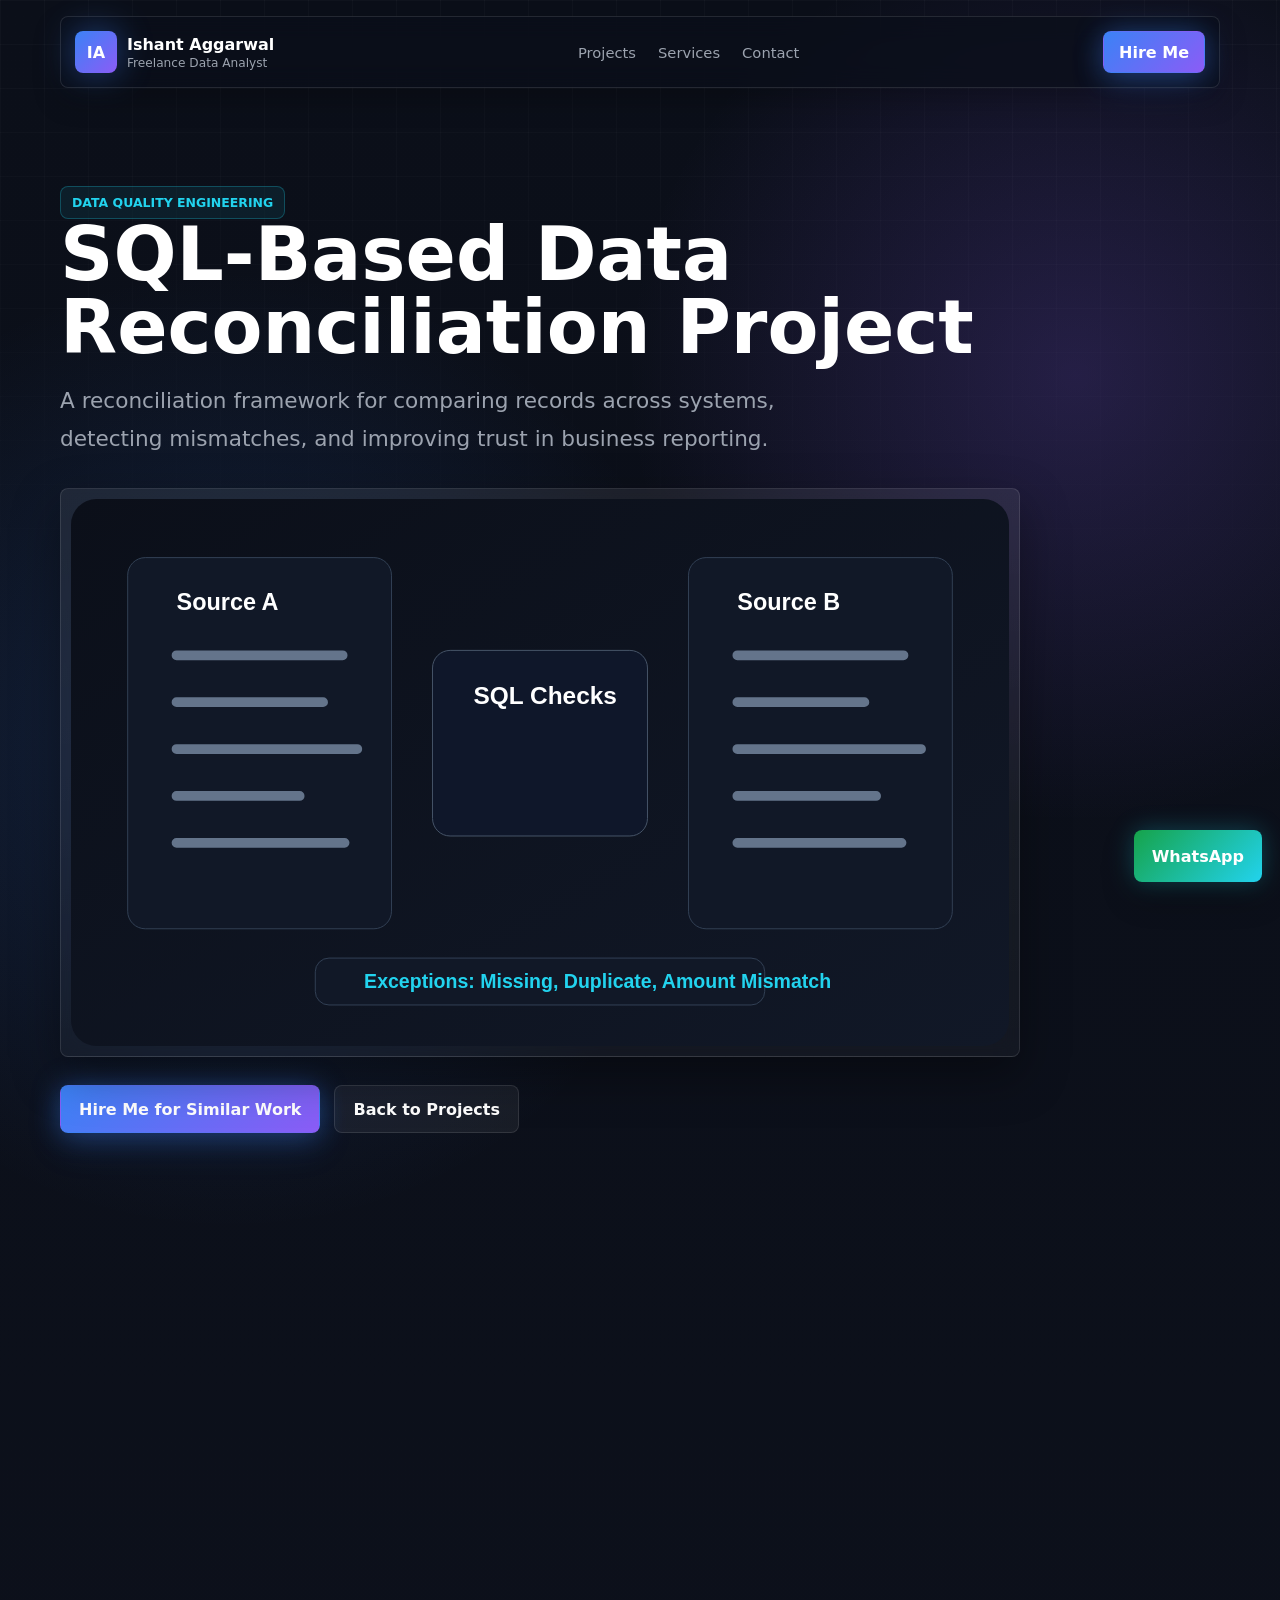
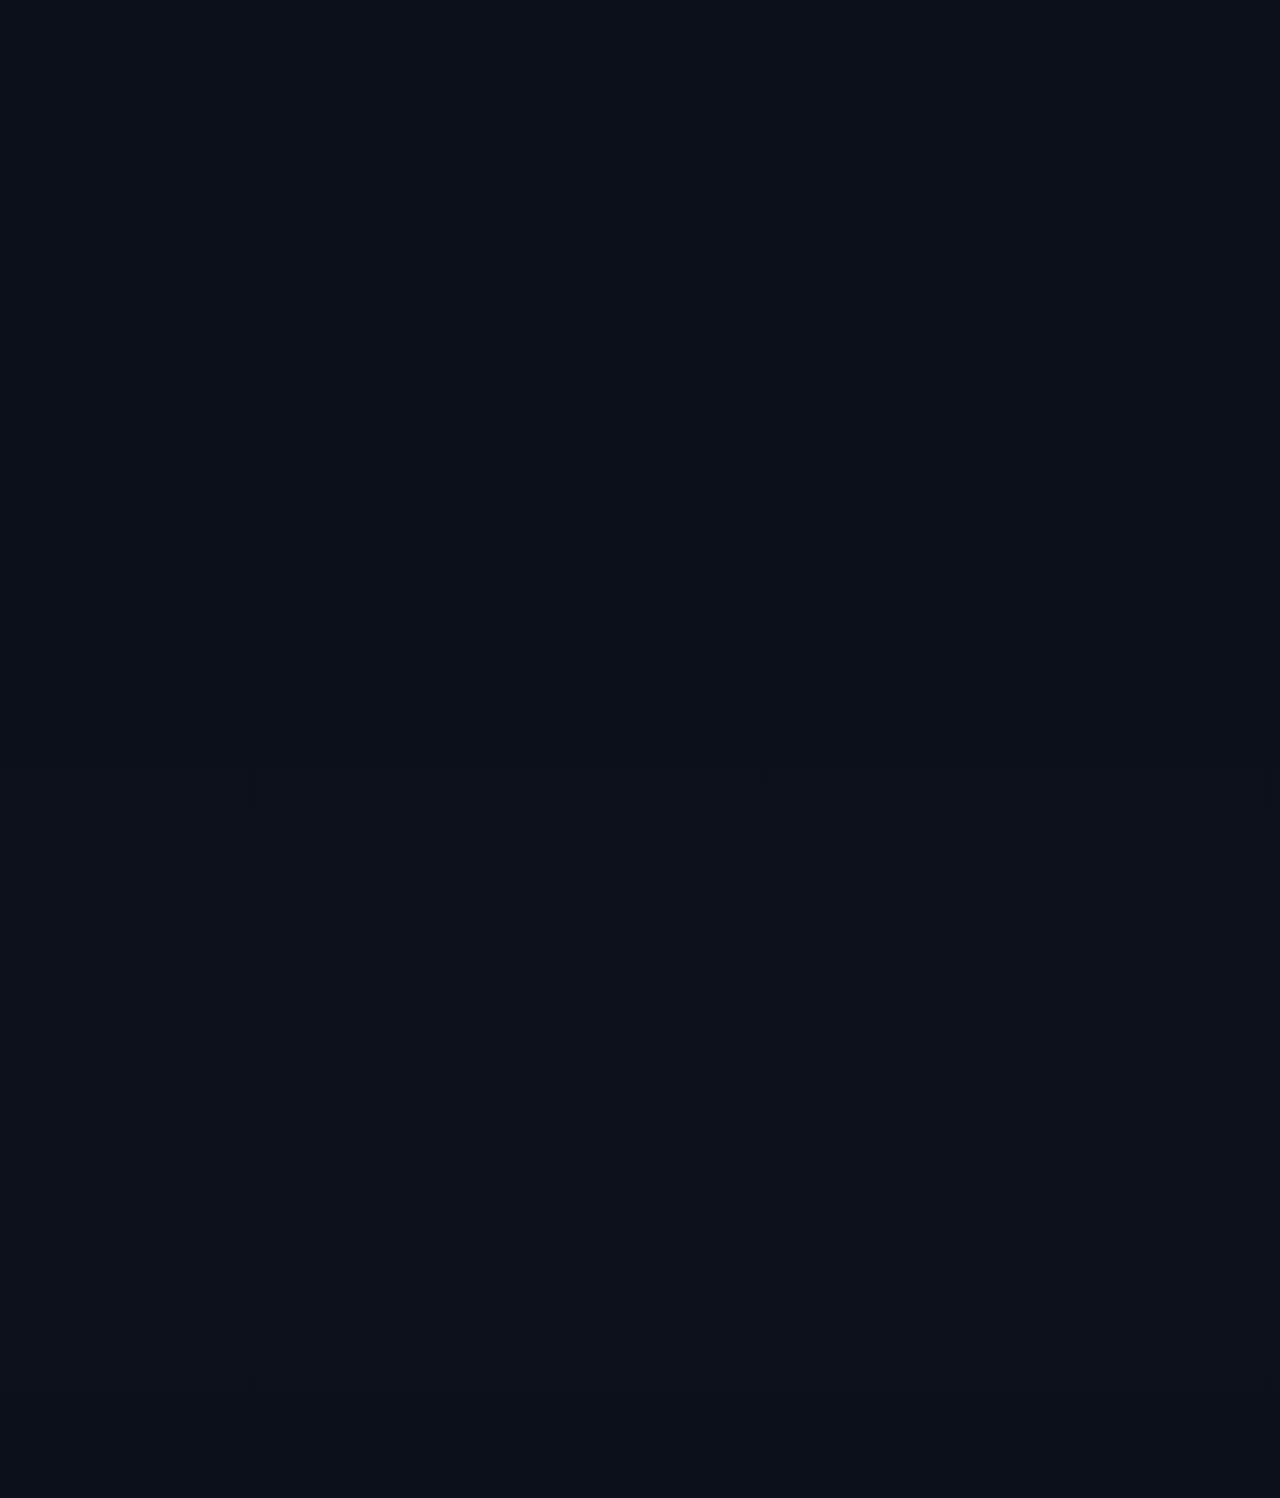
<file: sql-data-reconciliation.html>
<!DOCTYPE html>
<html lang="en">
<head>
  <meta charset="UTF-8">
  <meta name="viewport" content="width=device-width, initial-scale=1.0">
  <meta name="description" content="SQL-Based Data Reconciliation case study by Ishant Aggarwal, Freelance Data Analyst.">
  <title>SQL-Based Data Reconciliation | Ishant Aggarwal</title>
  <link rel="stylesheet" href="styles.css">
</head>
<body>
  <div class="site-shell">
    <header class="site-header" data-header>
      <a class="brand" href="index.html" aria-label="Ishant Aggarwal home">
        <span class="brand-mark">IA</span>
        <span><strong>Ishant Aggarwal</strong><small>Freelance Data Analyst</small></span>
      </a>
      <nav class="nav-links" aria-label="Project navigation">
        <a href="index.html#projects">Projects</a>
        <a href="index.html#services">Services</a>
        <a href="index.html#contact">Contact</a>
      </nav>
      <a class="btn btn-small btn-primary" href="index.html#contact">Hire Me</a>
    </header>

    <main>
      <section class="section case-hero">
        <span class="eyebrow">Data Quality Engineering</span>
        <h1>SQL-Based Data Reconciliation Project</h1>
        <p class="hero-subtitle">A reconciliation framework for comparing records across systems, detecting mismatches, and improving trust in business reporting.</p>
        <figure class="case-visual glass-card">
          <img src="sql-reconciliation.svg" alt="SQL data reconciliation workflow visual">
        </figure>
        <div class="case-actions">
          <a class="btn btn-primary" href="index.html#contact">Hire Me for Similar Work</a>
          <a class="btn btn-secondary" href="index.html#projects">Back to Projects</a>
        </div>
      </section>

      <section class="section case-layout">
        <div class="case-main">
          <article class="glass-card case-panel">
            <h2>Project Overview</h2>
            <p>This project focused on finding differences between two or more business systems that should have contained matching transaction or customer records. The reconciliation layer used SQL checks to identify missing rows, duplicate records, amount mismatches, date mismatches, and status inconsistencies.</p>
            <p>The result was a repeatable control process that could be used before reporting, month-end closing, or dashboard refreshes.</p>
          </article>

          <article class="glass-card case-panel">
            <h2>Business Problem</h2>
            <p>Reports are only useful when the underlying data is trusted. In many teams, CRM, ERP, payment, and spreadsheet records drift apart over time. Without a structured reconciliation process, stakeholders make decisions from incomplete or inconsistent numbers.</p>
          </article>

          <article class="glass-card case-panel">
            <h2>Solution Built</h2>
            <ul class="case-list">
              <li>SQL matching logic using transaction IDs, invoice numbers, customer keys, dates, and amount fields.</li>
              <li>Exception categories for missing records, duplicate records, field mismatches, and invalid statuses.</li>
              <li>Summary tables showing mismatch counts, total value impacted, source system, and priority level.</li>
              <li>Validation rules for null values, unexpected formats, duplicate keys, and out-of-range amounts.</li>
              <li>Exportable exception report for business users to investigate and correct source data.</li>
            </ul>
          </article>

          <article class="glass-card case-panel">
            <h2>Reconciliation Logic</h2>
            <p>The reconciliation process was designed as a repeatable control layer. Instead of checking only totals, it compared record-level keys, financial values, statuses, and timing differences so issues could be categorized and resolved faster.</p>
            <ul class="case-list">
              <li>Record matching across transaction IDs, invoice numbers, customer IDs, dates, and amount values.</li>
              <li>Exception grouping for missing records, duplicate rows, amount differences, status mismatches, and invalid keys.</li>
              <li>Summary output showing issue volume, financial exposure, responsible source system, and correction priority.</li>
            </ul>
          </article>

          <article class="glass-card case-panel">
            <h2>Result Metrics</h2>
            <div class="result-grid">
              <div><strong>Cleaner</strong><span>month-end reporting controls</span></div>
              <div><strong>Fewer</strong><span>unexplained reporting mismatches</span></div>
              <div><strong>Reusable</strong><span>SQL checks for future cycles</span></div>
            </div>
          </article>

          <article class="glass-card case-panel">
            <h2>Business Impact</h2>
            <p>The reconciliation process strengthened reporting accuracy and made data issues visible before they reached dashboards or leadership reports. It also helped teams reduce repeated manual checks and establish a more reliable monthly control process.</p>
          </article>
        </div>

        <aside class="case-sidebar">
          <div class="glass-card case-panel">
            <h3>Tools Used</h3>
            <div class="project-meta compact-tags">
              <span>SQL</span><span>BigQuery</span><span>Excel</span><span>Data Validation</span><span>Reconciliation Logic</span>
            </div>
          </div>
          <div class="glass-card case-panel">
            <h3>Deliverables</h3>
            <ul class="case-list small-list">
              <li>SQL validation scripts</li>
              <li>Exception summary table</li>
              <li>Mismatch reports</li>
              <li>Data quality checks</li>
            </ul>
          </div>
        </aside>
      </section>
    </main>
  </div>
  <a class="floating-cta" href="https://wa.me/919599318903" target="_blank" rel="noopener" aria-label="Contact Ishant on WhatsApp"><span>WhatsApp</span></a>
  <script src="script.js"></script>
</body>
</html>
</file>
<file: styles.css>
:root {
  --bg: #0b0f19;
  --bg-soft: #111827;
  --panel: rgba(17, 24, 39, 0.72);
  --panel-strong: rgba(15, 23, 42, 0.92);
  --text: #ffffff;
  --muted: #9ca3af;
  --line: rgba(255, 255, 255, 0.11);
  --blue: #3b82f6;
  --cyan: #22d3ee;
  --purple: #8b5cf6;
  --shadow: 0 18px 48px rgba(0, 0, 0, 0.36);
  --radius: 8px;
  --max: 1160px;
}

* {
  box-sizing: border-box;
}

html {
  scroll-behavior: smooth;
}

body {
  margin: 0;
  font-family: Inter, ui-sans-serif, system-ui, -apple-system, BlinkMacSystemFont, "Segoe UI", sans-serif;
  background:
    radial-gradient(circle at 18% 12%, rgba(59, 130, 246, 0.17), transparent 30rem),
    radial-gradient(circle at 84% 6%, rgba(139, 92, 246, 0.2), transparent 28rem),
    linear-gradient(180deg, #0b0f19 0%, #0d111c 45%, #080b12 100%);
  color: var(--text);
  min-height: 100vh;
}

body::before {
  content: "";
  position: fixed;
  inset: 0;
  pointer-events: none;
  background-image:
    linear-gradient(rgba(255, 255, 255, 0.035) 1px, transparent 1px),
    linear-gradient(90deg, rgba(255, 255, 255, 0.035) 1px, transparent 1px);
  background-size: 44px 44px;
  mask-image: linear-gradient(to bottom, rgba(0, 0, 0, 0.7), transparent 78%);
}

a {
  color: inherit;
  text-decoration: none;
}

button,
input,
select,
textarea {
  font: inherit;
}

.site-shell {
  position: relative;
  overflow: hidden;
}

.site-header {
  position: sticky;
  top: 0;
  z-index: 20;
  max-width: var(--max);
  width: calc(100% - 32px);
  margin: 16px auto 0;
  min-height: 72px;
  padding: 12px 14px;
  border: 1px solid var(--line);
  border-radius: var(--radius);
  background: rgba(11, 15, 25, 0.72);
  backdrop-filter: blur(12px);
  display: flex;
  align-items: center;
  justify-content: space-between;
  gap: 18px;
  box-shadow: 0 12px 28px rgba(0, 0, 0, 0.24);
  transition: border-color 0.25s ease, background 0.25s ease;
}

.site-header.is-scrolled {
  background: rgba(11, 15, 25, 0.92);
  border-color: rgba(59, 130, 246, 0.32);
}

.brand {
  display: inline-flex;
  align-items: center;
  gap: 10px;
  min-width: max-content;
}

.brand-mark {
  width: 42px;
  height: 42px;
  display: grid;
  place-items: center;
  border-radius: var(--radius);
  background: linear-gradient(135deg, var(--blue), var(--purple));
  box-shadow: 0 0 34px rgba(59, 130, 246, 0.45);
  font-weight: 900;
}

.brand strong,
.brand small {
  display: block;
}

.brand small {
  color: var(--muted);
  font-size: 0.76rem;
  margin-top: 2px;
}

.nav-links {
  display: flex;
  align-items: center;
  gap: 22px;
  color: var(--muted);
  font-size: 0.92rem;
}

.nav-links a {
  transition: color 0.2s ease;
}

.nav-links a:hover {
  color: var(--text);
}

.section {
  max-width: var(--max);
  width: calc(100% - 32px);
  margin: 0 auto;
  padding: 92px 0;
  position: relative;
  content-visibility: auto;
  contain-intrinsic-size: auto 720px;
}

.hero {
  min-height: calc(100vh - 88px);
  display: grid;
  align-items: center;
  padding-top: 64px;
  content-visibility: visible;
}

.hero-grid,
.split-section,
.contact-section {
  display: grid;
  grid-template-columns: minmax(0, 1fr) minmax(320px, 0.82fr);
  gap: 56px;
  align-items: center;
}

.eyebrow {
  display: inline-flex;
  color: var(--cyan);
  border: 1px solid rgba(34, 211, 238, 0.26);
  background: rgba(34, 211, 238, 0.08);
  padding: 8px 11px;
  border-radius: var(--radius);
  font-size: 0.78rem;
  font-weight: 800;
  letter-spacing: 0;
  text-transform: uppercase;
}

h1,
h2,
h3,
p {
  margin-top: 0;
}

h1 {
  margin-bottom: 18px;
  font-size: clamp(2.55rem, 5.8vw, 5.6rem);
  line-height: 0.98;
  letter-spacing: 0;
  max-width: 780px;
}

h2 {
  font-size: clamp(1.8rem, 3.5vw, 3.55rem);
  line-height: 1.04;
  letter-spacing: 0;
  margin-bottom: 18px;
}

h3 {
  font-size: 1.18rem;
  line-height: 1.25;
  margin-bottom: 10px;
}

p {
  color: var(--muted);
  line-height: 1.75;
}

.hero-subtitle {
  color: #dbeafe;
  font-size: clamp(1.05rem, 2.2vw, 1.35rem);
  margin-bottom: 8px;
}

.hero-one-liner {
  font-size: 1.05rem;
  max-width: 610px;
}

.cta-row {
  display: flex;
  flex-wrap: wrap;
  gap: 14px;
  align-items: center;
  margin-top: 28px;
}

.centered-row,
.centered {
  justify-content: center;
  text-align: center;
}

.btn {
  min-height: 48px;
  display: inline-flex;
  align-items: center;
  justify-content: center;
  padding: 0 18px;
  border: 1px solid transparent;
  border-radius: var(--radius);
  font-weight: 850;
  transition: transform 0.2s ease, box-shadow 0.2s ease, border-color 0.2s ease;
  cursor: pointer;
}

.btn:hover {
  transform: translateY(-2px);
}

.btn-primary {
  background: linear-gradient(135deg, var(--blue), var(--purple));
  color: white;
  box-shadow: 0 0 28px rgba(59, 130, 246, 0.36), 0 14px 35px rgba(59, 130, 246, 0.15);
}

.btn-primary:hover {
  box-shadow: 0 0 38px rgba(59, 130, 246, 0.54), 0 18px 45px rgba(139, 92, 246, 0.18);
}

.btn-secondary,
.btn-ghost {
  border-color: var(--line);
  background: rgba(255, 255, 255, 0.055);
}

.btn-secondary:hover,
.btn-ghost:hover {
  border-color: rgba(34, 211, 238, 0.45);
  box-shadow: 0 0 28px rgba(34, 211, 238, 0.14);
}

.btn-small {
  min-height: 42px;
  padding-inline: 15px;
}

.trust-strip {
  display: grid;
  grid-template-columns: repeat(3, minmax(0, 1fr));
  gap: 12px;
  margin-top: 34px;
  max-width: 690px;
}

.trust-strip span {
  border: 1px solid var(--line);
  background: rgba(255, 255, 255, 0.045);
  border-radius: var(--radius);
  padding: 14px;
  color: var(--muted);
}

.trust-strip strong {
  display: block;
  color: var(--text);
  font-size: 1.3rem;
}

.glass-card {
  border: 1px solid var(--line);
  background: linear-gradient(180deg, rgba(255, 255, 255, 0.075), rgba(255, 255, 255, 0.035));
  border-radius: var(--radius);
  box-shadow: var(--shadow);
  backdrop-filter: blur(10px);
}

.hero-visual {
  position: relative;
  min-height: 530px;
  display: grid;
  place-items: center;
}

.dashboard-card {
  width: min(100%, 470px);
  padding: 18px;
  transform: perspective(900px) rotateX(5deg) rotateY(-8deg);
  animation: floatCard 8s ease-in-out infinite;
}

.dashboard-top {
  display: flex;
  gap: 7px;
  padding-bottom: 18px;
}

.dashboard-top span {
  width: 10px;
  height: 10px;
  border-radius: 999px;
  background: rgba(255, 255, 255, 0.28);
}

.metric-grid {
  display: grid;
  grid-template-columns: 1fr 1fr;
  gap: 12px;
}

.metric {
  background: rgba(11, 15, 25, 0.68);
  border: 1px solid var(--line);
  border-radius: var(--radius);
  padding: 16px;
}

.metric small {
  color: var(--muted);
}

.metric strong {
  display: block;
  margin-top: 8px;
  font-size: 2rem;
}

.chart-wrap {
  height: 220px;
  display: grid;
  grid-template-columns: repeat(6, 1fr);
  align-items: end;
  gap: 10px;
  padding: 22px 10px 8px;
}

.bar {
  height: var(--h);
  min-height: 32px;
  border-radius: 8px 8px 2px 2px;
  background: linear-gradient(180deg, var(--cyan), var(--blue) 54%, var(--purple));
  box-shadow: 0 0 14px rgba(59, 130, 246, 0.26);
  transform-origin: bottom;
  animation: barGrow 1.1s ease both;
}

.insight-line {
  display: flex;
  align-items: center;
  gap: 10px;
  color: #dbeafe;
  background: rgba(59, 130, 246, 0.1);
  border: 1px solid rgba(59, 130, 246, 0.18);
  border-radius: var(--radius);
  padding: 13px;
}

.pulse {
  width: 10px;
  height: 10px;
  flex: 0 0 10px;
  border-radius: 999px;
  background: var(--cyan);
  box-shadow: 0 0 0 0 rgba(34, 211, 238, 0.8);
  animation: pulse 1.6s infinite;
}

.orbit-chip {
  position: absolute;
  padding: 10px 13px;
  border: 1px solid var(--line);
  border-radius: var(--radius);
  background: rgba(17, 24, 39, 0.8);
  color: #dbeafe;
  box-shadow: 0 14px 28px rgba(0, 0, 0, 0.28);
  animation: drift 7s ease-in-out infinite;
}

.chip-one {
  top: 70px;
  left: 6px;
}

.chip-two {
  right: 0;
  top: 178px;
  animation-delay: -1.2s;
}

.chip-three {
  left: 48px;
  bottom: 78px;
  animation-delay: -2s;
}

.section-heading {
  max-width: 760px;
}

.section-heading.centered {
  margin-inline: auto;
}

.section-heading p {
  max-width: 700px;
  margin-inline: auto;
}

.content-panel {
  padding: 30px;
}

.card-grid {
  display: grid;
  grid-template-columns: repeat(3, minmax(0, 1fr));
  gap: 18px;
  margin-top: 34px;
}

.service-card {
  padding: 24px;
  min-height: 230px;
  transition: transform 0.2s ease, border-color 0.2s ease, background 0.2s ease;
}

.service-card:hover,
.project-card:hover,
.testimonial:hover,
.skill:hover {
  transform: translateY(-4px);
  border-color: rgba(59, 130, 246, 0.42);
  background: linear-gradient(180deg, rgba(59, 130, 246, 0.11), rgba(255, 255, 255, 0.035));
}

.icon {
  display: grid;
  place-items: center;
  width: 42px;
  height: 42px;
  margin-bottom: 26px;
  border-radius: var(--radius);
  color: white;
  background: rgba(59, 130, 246, 0.16);
  border: 1px solid rgba(59, 130, 246, 0.26);
}

.icon svg {
  width: 23px;
  height: 23px;
  fill: none;
  stroke: currentColor;
  stroke-width: 1.9;
  stroke-linecap: round;
  stroke-linejoin: round;
}

.section-cta {
  text-align: center;
  margin-top: 34px;
}

.project-list {
  display: grid;
  gap: 18px;
  margin-top: 34px;
}

.project-card {
  display: grid;
  grid-template-columns: 230px minmax(0, 1fr) minmax(250px, 0.78fr);
  gap: 24px;
  padding: 26px;
  align-items: center;
  transition: transform 0.2s ease, border-color 0.2s ease, background 0.2s ease;
  position: relative;
  overflow: hidden;
}

.project-card::after {
  content: "";
  position: absolute;
  inset: 0;
  border-radius: inherit;
  background: linear-gradient(120deg, transparent 0%, rgba(59, 130, 246, 0.08) 50%, transparent 100%);
  opacity: 0;
  transition: opacity 0.2s ease;
  pointer-events: none;
}

.project-kicker {
  color: var(--cyan);
  font-size: 0.8rem;
  font-weight: 800;
  text-transform: uppercase;
}

.project-thumb {
  border: 1px solid rgba(255, 255, 255, 0.1);
  border-radius: var(--radius);
  overflow: hidden;
  background: rgba(11, 15, 25, 0.72);
  box-shadow: inset 0 0 30px rgba(59, 130, 246, 0.08);
}

.project-thumb img,
.case-visual img {
  display: block;
  width: 100%;
  height: auto;
}

.project-meta {
  display: flex;
  flex-wrap: wrap;
  gap: 10px;
}

.project-meta span {
  padding: 8px 10px;
  border-radius: var(--radius);
  background: rgba(255, 255, 255, 0.06);
  color: #dbeafe;
  border: 1px solid var(--line);
}

.project-meta strong {
  width: 100%;
  margin-top: 8px;
  color: white;
  line-height: 1.55;
}

.project-meta em {
  display: inline-flex;
  align-items: center;
  color: var(--cyan);
  font-style: normal;
  font-weight: 850;
  margin-top: 6px;
}

.project-meta em::after {
  content: ">";
  margin-left: 8px;
  transition: transform 0.2s ease;
}

.project-card:hover::after {
  opacity: 1;
}

.project-card:hover .project-meta em::after {
  transform: translateX(4px);
}

.case-hero {
  padding-top: 98px;
  padding-bottom: 52px;
  content-visibility: visible;
}

.case-hero h1 {
  max-width: 980px;
}

.case-hero .hero-subtitle {
  max-width: 820px;
  color: var(--muted);
}

.case-visual {
  max-width: 960px;
  margin: 30px 0 0;
  padding: 10px;
  overflow: hidden;
}

.case-actions {
  display: flex;
  flex-wrap: wrap;
  gap: 14px;
  margin-top: 28px;
}

.case-layout {
  display: grid;
  grid-template-columns: minmax(0, 1fr) 330px;
  gap: 22px;
  align-items: start;
  padding-top: 24px;
}

.case-main {
  display: grid;
  gap: 18px;
}

.case-sidebar {
  display: grid;
  gap: 18px;
  position: sticky;
  top: 104px;
}

.case-panel {
  padding: 26px;
}

.case-panel h2 {
  font-size: clamp(1.45rem, 2.5vw, 2rem);
  margin-bottom: 14px;
}

.case-panel h3 {
  margin-bottom: 16px;
}

.case-list {
  margin: 0;
  padding-left: 20px;
  color: var(--muted);
  line-height: 1.75;
}

.case-list li + li {
  margin-top: 10px;
}

.compact-tags {
  gap: 8px;
}

.small-list {
  font-size: 0.95rem;
}

.result-grid {
  display: grid;
  grid-template-columns: repeat(3, minmax(0, 1fr));
  gap: 12px;
}

.result-grid div {
  padding: 16px;
  border: 1px solid var(--line);
  border-radius: var(--radius);
  background: rgba(255, 255, 255, 0.045);
}

.result-grid strong,
.result-grid span {
  display: block;
}

.result-grid strong {
  color: white;
  font-size: 1.65rem;
  margin-bottom: 8px;
}

.result-grid span {
  color: var(--muted);
  line-height: 1.45;
}

.skills-grid {
  display: grid;
  grid-template-columns: repeat(3, minmax(0, 1fr));
  gap: 16px;
  margin-top: 34px;
}

.skill {
  padding: 20px;
  transition: transform 0.2s ease, border-color 0.2s ease, background 0.2s ease;
}

.skill span {
  display: block;
  font-weight: 850;
  margin-bottom: 16px;
}

.skill i {
  display: block;
  height: 9px;
  border-radius: 999px;
  background: rgba(255, 255, 255, 0.08);
  overflow: hidden;
  position: relative;
}

.skill i::after {
  content: "";
  display: block;
  width: var(--level);
  height: 100%;
  border-radius: inherit;
  background: linear-gradient(90deg, var(--cyan), var(--blue), var(--purple));
  box-shadow: 0 0 14px rgba(59, 130, 246, 0.34);
}

.why-section {
  display: grid;
  grid-template-columns: 0.9fr 1.1fr;
  gap: 40px;
  align-items: center;
}

.why-grid {
  display: grid;
  gap: 12px;
}

.why-item {
  display: flex;
  align-items: center;
  gap: 12px;
  padding: 18px;
  border-bottom: 1px solid var(--line);
  color: #e5e7eb;
  font-weight: 750;
}

.why-item span {
  width: 11px;
  height: 11px;
  border-radius: 999px;
  background: linear-gradient(135deg, var(--cyan), var(--purple));
  box-shadow: 0 0 18px rgba(34, 211, 238, 0.45);
}

.testimonial-grid {
  display: grid;
  grid-template-columns: repeat(3, minmax(0, 1fr));
  gap: 18px;
  margin-top: 34px;
}

.testimonial {
  margin: 0;
  padding: 24px;
}

.testimonial blockquote {
  margin: 0 0 22px;
  color: #e5e7eb;
  line-height: 1.65;
}

.testimonial figcaption {
  color: var(--muted);
}

.contact-section {
  align-items: start;
}

.contact-copy h2 {
  max-width: 710px;
}

.contact-methods {
  display: grid;
  gap: 12px;
  margin-top: 28px;
}

.contact-methods a {
  padding: 15px 16px;
  border: 1px solid var(--line);
  border-radius: var(--radius);
  background: rgba(255, 255, 255, 0.05);
  transition: border-color 0.2s ease, transform 0.2s ease;
}

.contact-methods a:hover {
  transform: translateX(4px);
  border-color: rgba(34, 211, 238, 0.42);
}

.whatsapp-link {
  color: #dcfce7;
}

.contact-form {
  padding: 24px;
  display: grid;
  gap: 16px;
}

.hidden-field {
  position: absolute;
  left: -9999px;
  width: 1px;
  height: 1px;
  opacity: 0;
}

.contact-form label {
  display: grid;
  gap: 8px;
  color: #e5e7eb;
  font-weight: 750;
}

.contact-form input,
.contact-form select,
.contact-form textarea {
  width: 100%;
  border: 1px solid var(--line);
  border-radius: var(--radius);
  background: rgba(11, 15, 25, 0.78);
  color: white;
  padding: 14px 15px;
  outline: none;
  transition: border-color 0.2s ease, box-shadow 0.2s ease;
}

.contact-form textarea {
  resize: vertical;
}

.contact-form input:focus,
.contact-form select:focus,
.contact-form textarea:focus {
  border-color: rgba(59, 130, 246, 0.68);
  box-shadow: 0 0 0 4px rgba(59, 130, 246, 0.12);
}

.contact-form button:disabled {
  cursor: wait;
  opacity: 0.78;
  transform: none;
}

.form-status {
  min-height: 22px;
  margin: -2px 0 0;
  color: var(--muted);
  font-size: 0.94rem;
  line-height: 1.45;
}

.form-status.is-success {
  color: #86efac;
}

.form-status.is-error {
  color: #fca5a5;
}

.site-footer {
  max-width: var(--max);
  width: calc(100% - 32px);
  margin: 0 auto;
  padding: 28px 0 44px;
  border-top: 1px solid var(--line);
  display: flex;
  justify-content: space-between;
  gap: 20px;
  color: var(--muted);
}

.site-footer strong,
.site-footer span {
  display: block;
}

.site-footer strong {
  color: white;
  margin-bottom: 4px;
}

.footer-links {
  display: flex;
  flex-wrap: wrap;
  gap: 14px;
  justify-content: flex-end;
}

.footer-links a:hover {
  color: white;
}

.floating-cta {
  position: fixed;
  right: 18px;
  bottom: 18px;
  z-index: 30;
  min-height: 52px;
  display: inline-flex;
  align-items: center;
  justify-content: center;
  padding: 0 18px;
  border-radius: var(--radius);
  background: linear-gradient(135deg, #16a34a, #22d3ee);
  color: white;
  font-weight: 900;
  box-shadow: 0 0 24px rgba(34, 211, 238, 0.28), 0 14px 32px rgba(0, 0, 0, 0.32);
  animation: ctaBreath 3.6s ease-in-out infinite;
}

.reveal {
  opacity: 0;
  transform: translateY(22px);
  transition: opacity 0.7s ease, transform 0.7s ease;
}

.reveal.is-visible {
  opacity: 1;
  transform: translateY(0);
}

.delay-1 {
  transition-delay: 0.1s;
}

.delay-2 {
  transition-delay: 0.18s;
}

@keyframes floatCard {
  0%, 100% {
    transform: perspective(900px) rotateX(5deg) rotateY(-8deg) translateY(0);
  }
  50% {
    transform: perspective(900px) rotateX(5deg) rotateY(-8deg) translateY(-12px);
  }
}

@keyframes barGrow {
  from {
    transform: scaleY(0.1);
    opacity: 0.2;
  }
  to {
    transform: scaleY(1);
    opacity: 1;
  }
}

@keyframes pulse {
  70% {
    box-shadow: 0 0 0 12px rgba(34, 211, 238, 0);
  }
  100% {
    box-shadow: 0 0 0 0 rgba(34, 211, 238, 0);
  }
}

@keyframes drift {
  0%, 100% {
    transform: translateY(0);
  }
  50% {
    transform: translateY(-10px);
  }
}

@keyframes ctaBreath {
  0%, 100% {
    transform: translateY(0);
  }
  50% {
    transform: translateY(-4px);
  }
}

@media (max-width: 920px) {
  .nav-links {
    display: none;
  }

  .hero-grid,
  .split-section,
  .contact-section,
  .why-section {
    grid-template-columns: 1fr;
  }

  .hero {
    padding-top: 44px;
  }

  .hero-visual {
    min-height: 440px;
  }

  .card-grid,
  .skills-grid,
  .testimonial-grid {
    grid-template-columns: 1fr 1fr;
  }

  .project-card {
    grid-template-columns: 1fr;
  }

  .case-layout {
    grid-template-columns: 1fr;
  }

  .case-sidebar {
    position: static;
  }

  .result-grid {
    grid-template-columns: 1fr;
  }
}

@media (max-width: 640px) {
  body::before {
    display: none;
  }

  .site-header {
    width: calc(100% - 20px);
    margin-top: 10px;
  }

  .brand small {
    display: none;
  }

  .btn-small {
    min-width: 96px;
  }

  .section {
    width: calc(100% - 24px);
    padding: 70px 0;
  }

  .hero {
    min-height: auto;
    padding-top: 54px;
  }

  h1 {
    font-size: 2.75rem;
  }

  .cta-row,
  .trust-strip,
  .metric-grid,
  .card-grid,
  .skills-grid,
  .testimonial-grid {
    grid-template-columns: 1fr;
  }

  .cta-row {
    display: grid;
  }

  .trust-strip {
    display: grid;
  }

  .hero-visual {
    min-height: 390px;
  }

  .dashboard-card {
    transform: none;
    animation: none;
  }

  .orbit-chip,
  .floating-cta {
    animation: none;
  }

  .chip-one {
    top: 8px;
    left: 8px;
  }

  .chip-two {
    top: 88px;
    right: 4px;
  }

  .chip-three {
    left: 14px;
    bottom: 8px;
  }

  .site-footer {
    width: calc(100% - 24px);
    flex-direction: column;
  }

  .case-actions {
    display: grid;
  }

  .footer-links {
    justify-content: flex-start;
  }

  .floating-cta {
    right: 12px;
    bottom: 12px;
  }
}

@media (prefers-reduced-motion: reduce) {
  *,
  *::before,
  *::after {
    animation-duration: 0.01ms !important;
    animation-iteration-count: 1 !important;
    scroll-behavior: auto !important;
    transition-duration: 0.01ms !important;
  }
}
</file>
